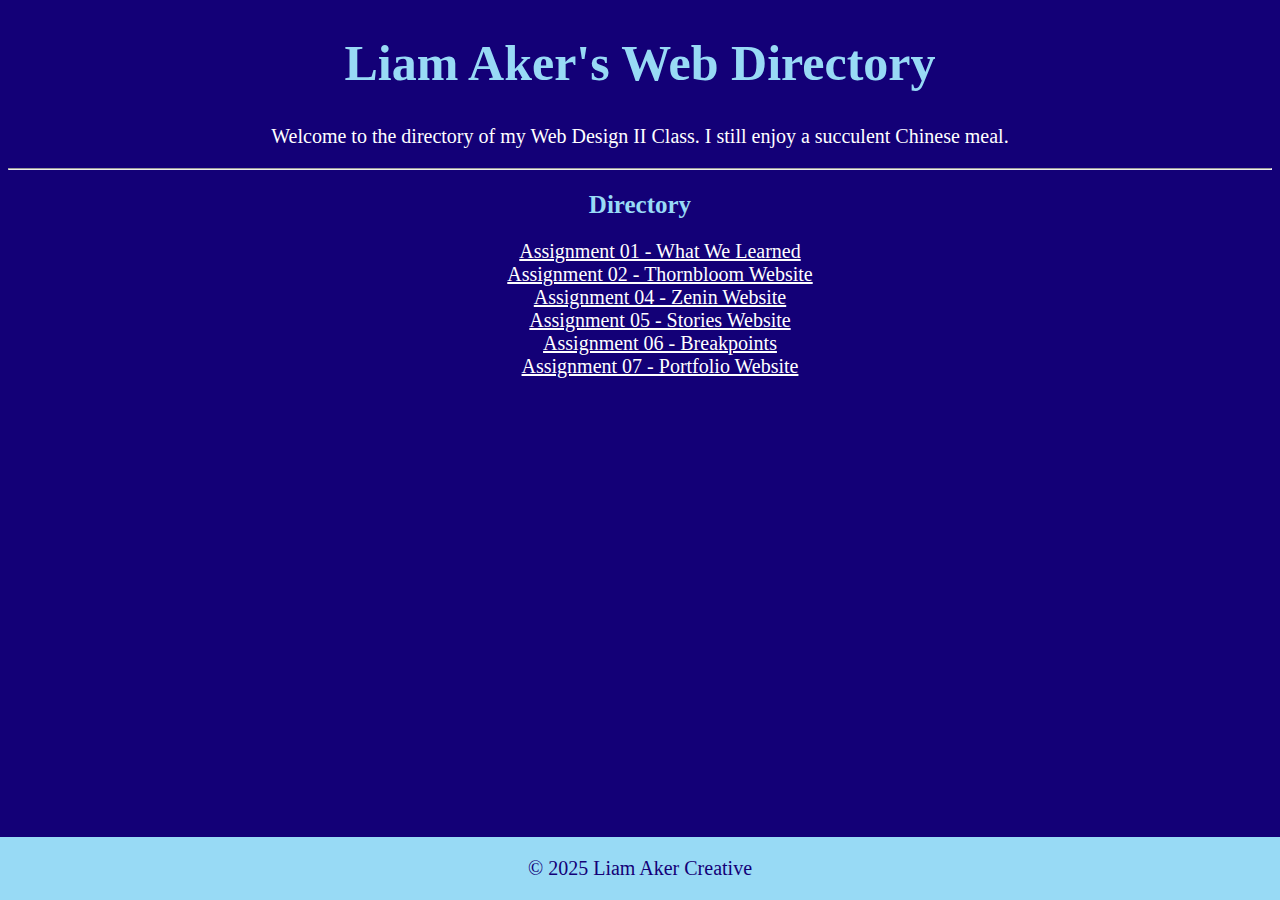
<file: index.html>
<!doctype html>
<html lang="en">
    <head>
        <meta charset="UTF-8" />
        <title>Liam Aker</title>
        <link rel="stylesheet" href="css/styles.css" />
    </head>
    <body>
        <h1>Liam Aker's Web Directory</h1>
        <p>Welcome to the directory of my Web Design II Class. I still enjoy a succulent Chinese meal.</p>
        <hr />
        <h2 class="directory">Directory</h2>

        <ul>
            <li>
                <a href="assignment-one/index.html">Assignment 01 - What We Learned</a>
            </li>
            
            <li>
                <a href="assignment-two/index.html">Assignment 02 - Thornbloom Website</a>
            </li>
            
            <li>
                <a href="assignment-four/index.html">Assignment 04 - Zenin Website</a>
            </li>
            
            <li>
                <a href="assignment-five/index.html">Assignment 05 - Stories Website</a>
            </li>
            
            <li>
                <a href="assignment-six/index.html">Assignment 06 - Breakpoints</a>
            </li>
            
            <li>
                <a href="assignment-seven/index.html">Assignment 07 - Portfolio Website</a>
            </li>
        </ul>
        
        <footer>
            <p class="copyright">© 2025 Liam Aker Creative</p>
        </footer>
    </body>
</html>
</file>
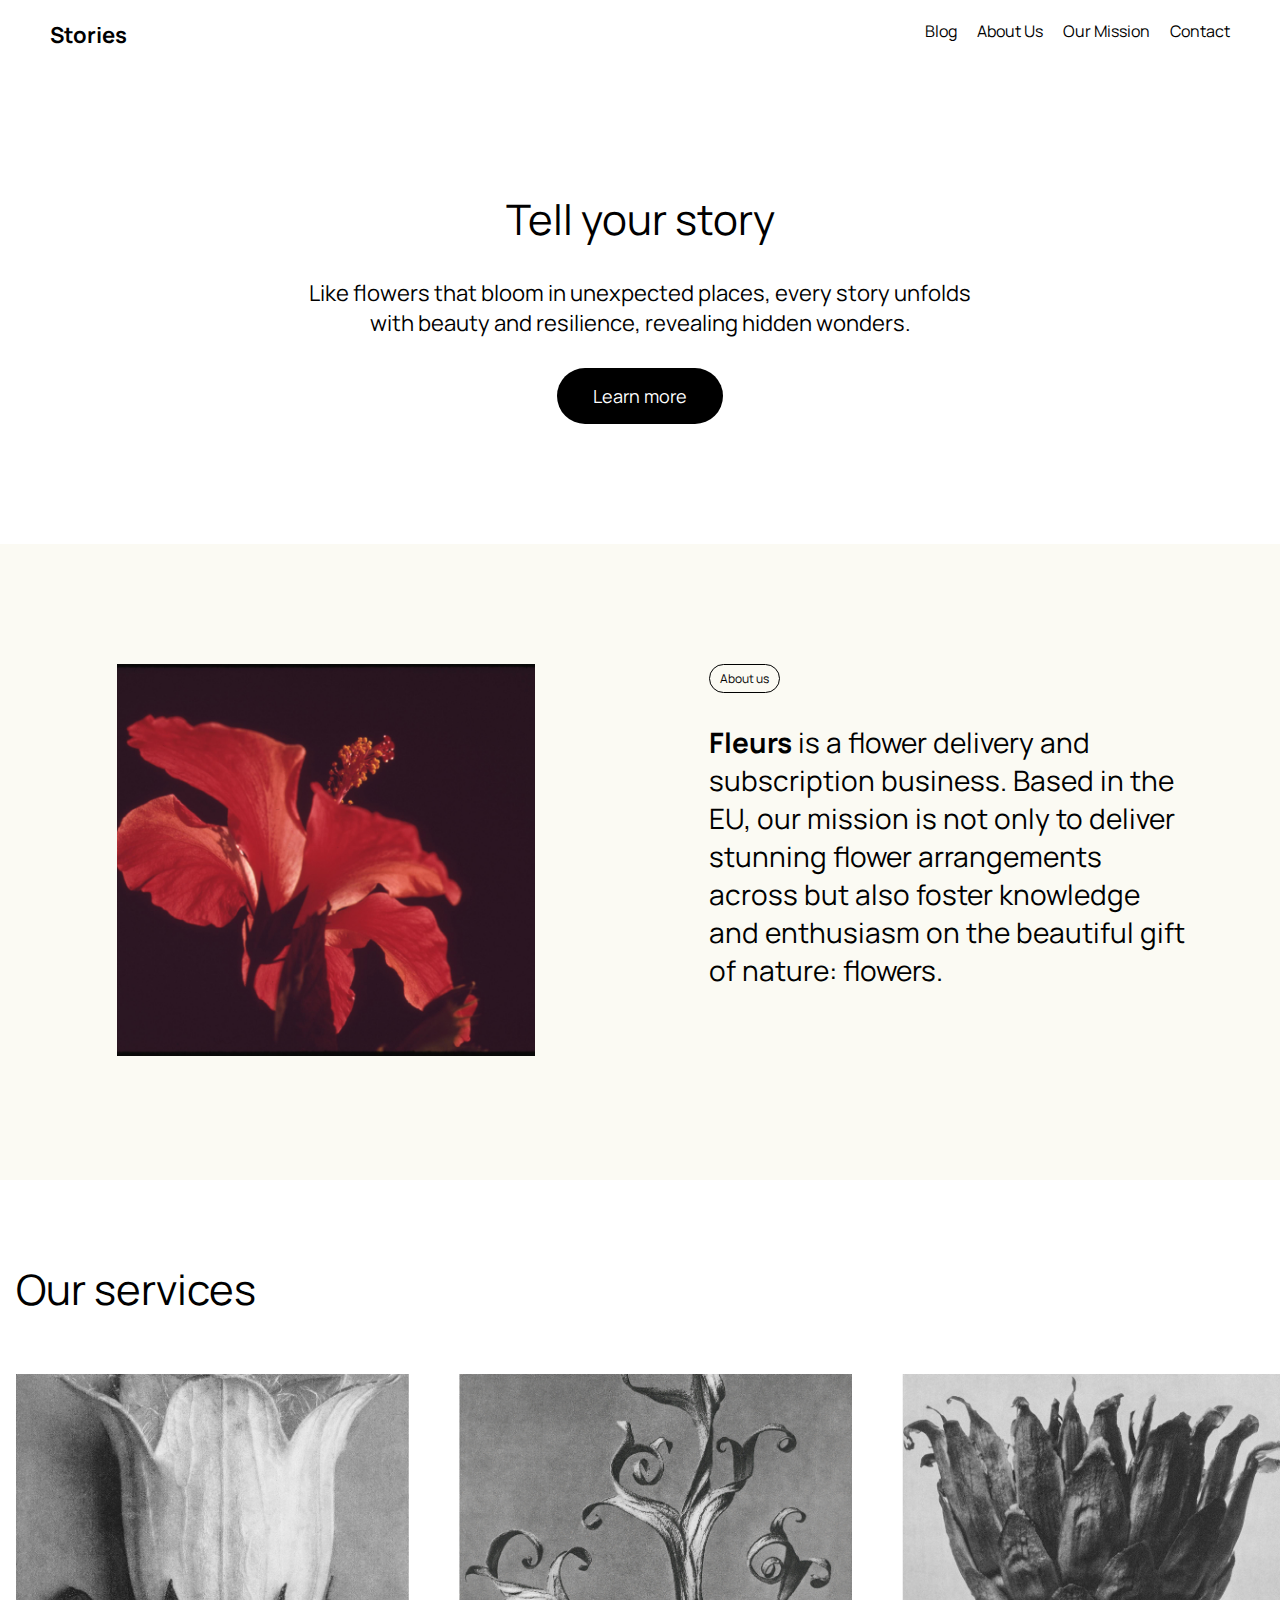
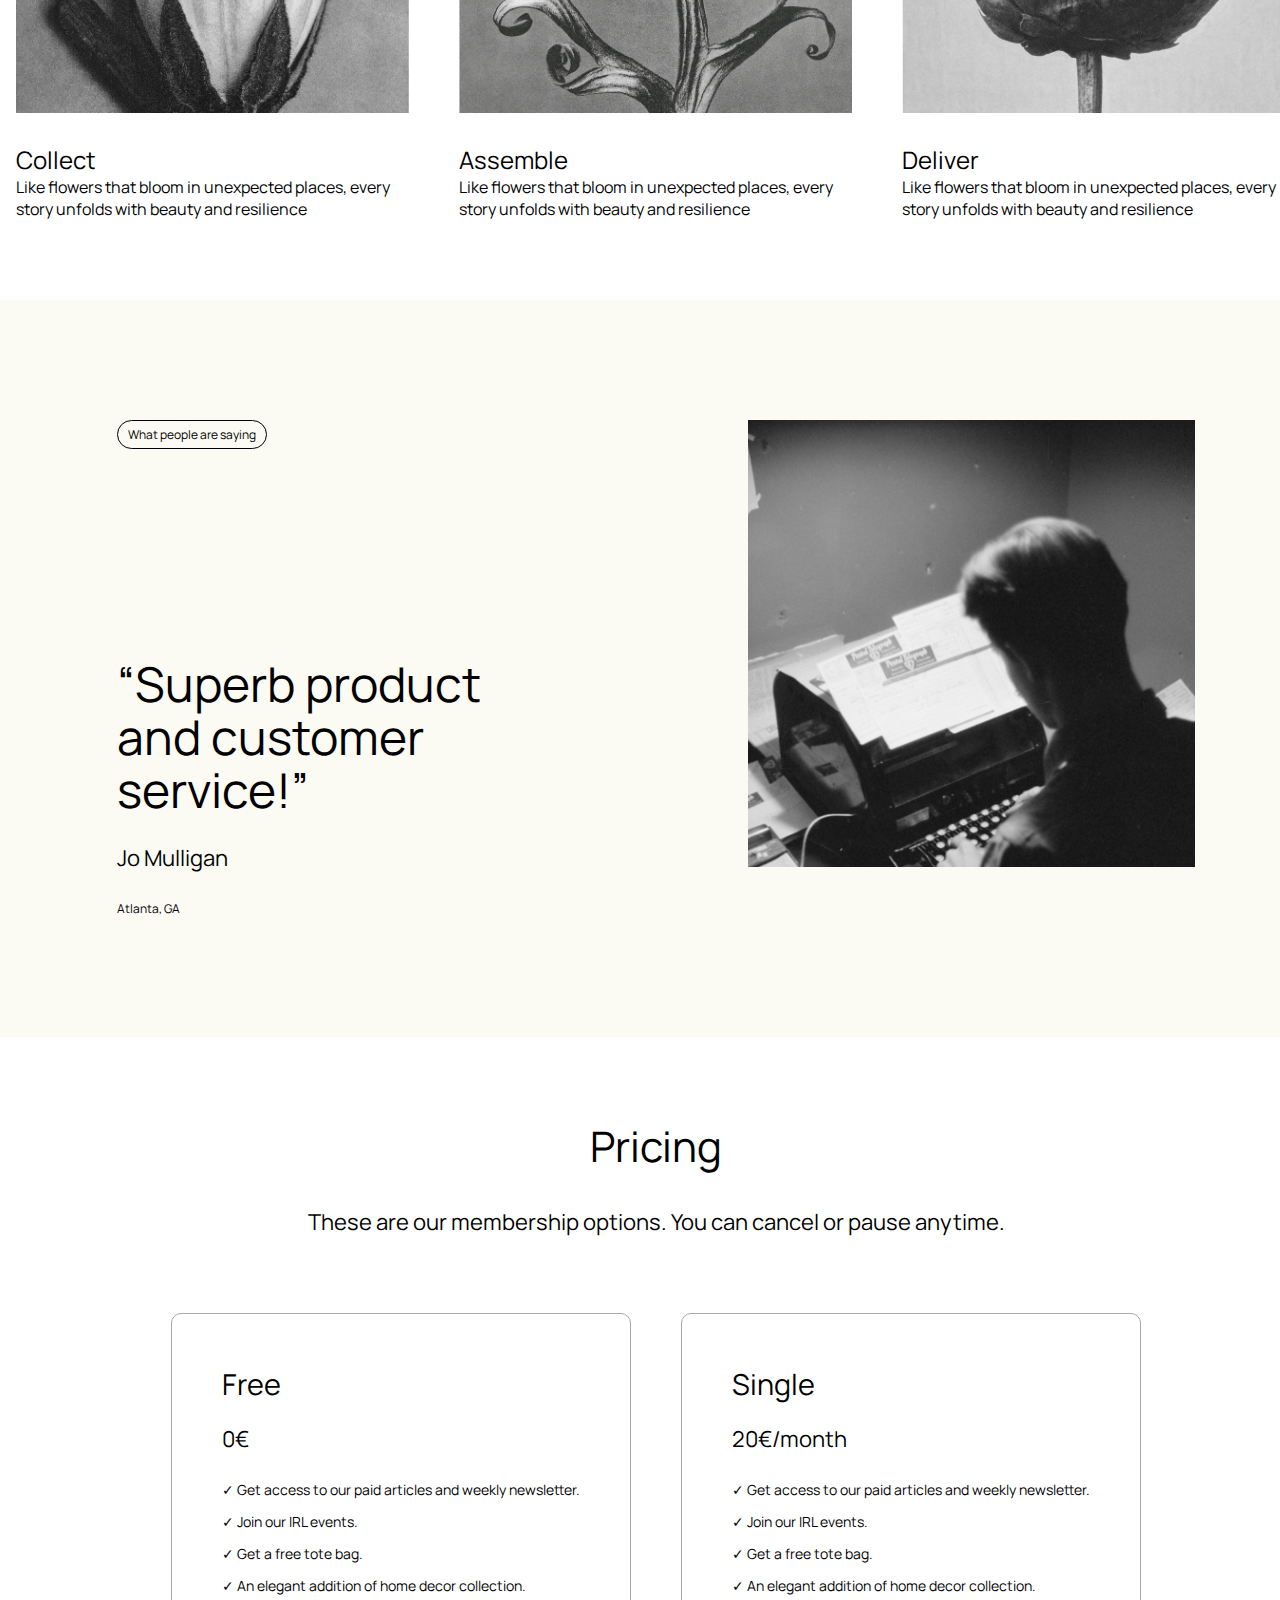
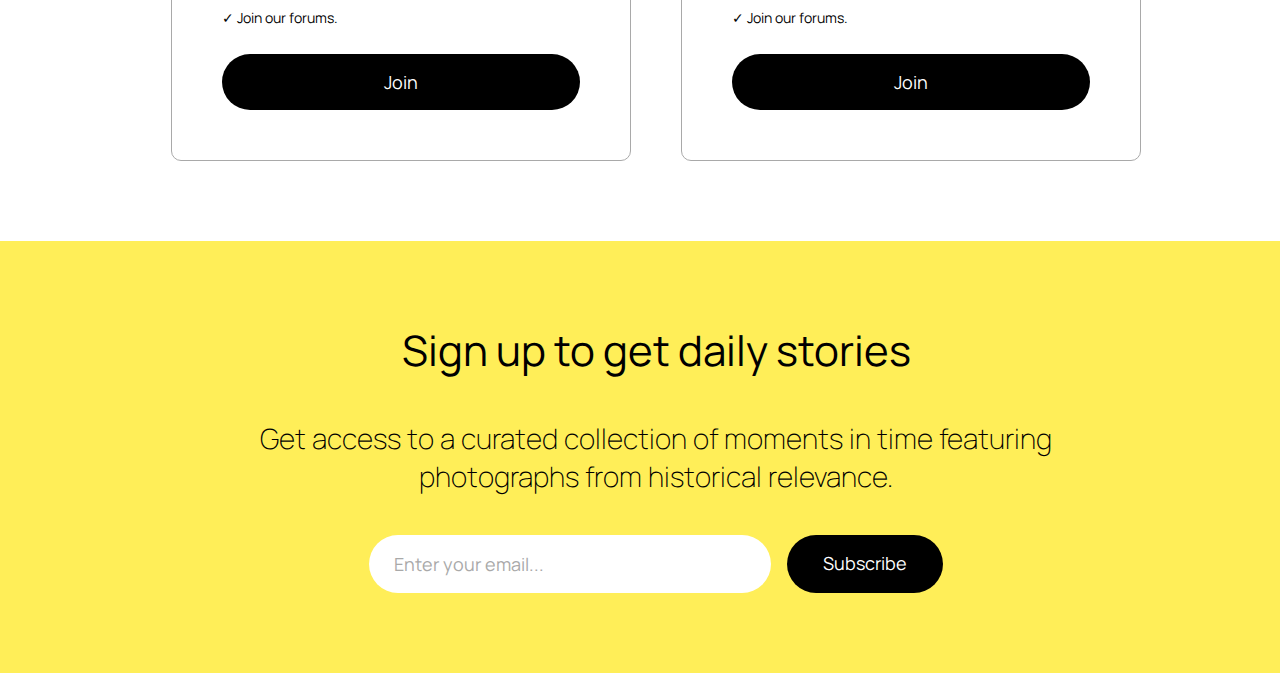
<file: assignment-five/index.html>
<!DOCTYPE html>
<html lang="en">
    <head>
        <meta charset="UTF-8" />
        <title>Stories</title>
        <link rel="stylesheet" href="css/styles.css"/>
        <link rel="preconnect" href="https://fonts.googleapis.com">
        <link rel="preconnect" href="https://fonts.gstatic.com" crossorigin>
        <link href="https://fonts.googleapis.com/css2?family=Manrope:wght@200..800&display=swap" rel="stylesheet">
    </head>
    
    <body>
        <!-- Navigation -->
        <section class="navigation">
            <div class="left">
                <p class="nav-title">Stories</p>
            </div>
            
            <div class="right">
                <a class="nav-items" href="">Blog</a>
                <a class="nav-items" href="">About Us</a>
                <a class="nav-items" href="">Our Mission</a>
                <a class="nav-items" href="">Contact</a>
            </div>
            
        </section>
        
        <!-- Hero Section -->
        <section class="hero">
            
            <p class="hero-title">Tell your story</p>
            <p class="hero-info">Like flowers that bloom in unexpected places, every story unfolds<br> with beauty and resilience, revealing hidden wonders.</p>
            <a class="hero-button" href="">Learn more</a>
            
        </section>
        
        <!-- About Section -->
        <section class="about">
            
            <div class="inner-container">
            
                <div class="column-one">
                    <img alt="a pretty flower" src="images/image-from-rawpixel-id-8799471-original.jpg"/>
                </div>
            
                <div class="column-two">
                
                <p class="badge">About us</p>
                
                <p class="about-info"><strong>Fleurs</strong> is a flower delivery and subscription business. Based in the EU, our mission is not only to deliver stunning flower arrangements across but also foster knowledge and enthusiasm on the beautiful gift of nature: flowers.</p>
                
                </div>
                
            </div>
            
        </section>
        
        <!-- Service Section -->
        <section class="services">
            
            <div class="inner-container-services">
                
                <p class="service-title">Our services</p>
                
                <div class="service-row">
                
                <div class="service">
                    <img alt="flower" src="images/image-from-rawpixel-id-2222755-jpeg%202.jpg"/>
                    <div class="service-info">
                        <p class="info-title">Collect</p>
                        <p class="info-info">Like flowers that bloom in unexpected places, every story unfolds with beauty and resilience</p>
                    </div>
                </div>
                
                <div class="service">
                    <img alt="flower" src="images/image-from-rawpixel-id-2224378-jpeg%202.jpg"/>
                    <div class="service-info">
                        <p class="info-title">Assemble</p>
                        <p class="info-info">Like flowers that bloom in unexpected places, every story unfolds with beauty and resilience</p>
                    </div>
                </div>
                
                <div class="service">
                    <img alt="flower" src="images/image-from-rawpixel-id-2211732-jpeg%202.jpg"/>
                    <div class="service-info">
                        <p class="info-title">Deliver</p>
                        <p class="info-info">Like flowers that bloom in unexpected places, every story unfolds with beauty and resilience</p>
                    </div>
                </div>
                    
                </div>
                
            </div>
            
        </section>
        
        <!-- Testimonial Section -->
        <section class="testimonial">
            <div class="inner-container-testimonial">
                
                <div class="column-one-testimonial">
                    
                    <p class="badge">What people are saying</p>
                    
                    <div class="quote">
                        <p class="quote-jo">“Superb product and customer service!”</p>
                        <p class="quote-name">Jo Mulligan</p>
                        <p class="quote-location">Atlanta, GA</p>
                    </div>
                    
                </div>
                
                <div class="column-two-testimonial">
                    <img alt="person at desk" src="images/image-from-rawpixel-id-12240004-jpeg 2.jpg"/>
                </div>
            </div>
        </section>
        
        <!-- Pricing Section -->
        <section class="pricing">
            
            <div class="pricing-text">
                <p class="pricing-title">Pricing</p>
                <p class="pricing-info">These are our membership options. You can cancel or pause anytime.</p>
            </div>
            
            <div class="pricing-options">
                
                <div class="option">
                    <div class="option-text">
                        
                        <p class=option-title>Free</p>
                        
                        <p class="price">0€</p>
                        
                        <p class="price-info">✓︎ Get access to our paid articles and weekly newsletter.<br>✓ Join our IRL events.<br>✓ Get a free tote bag.<br>✓︎ An elegant addition of home decor collection.<br>✓ Join our forums.</p>
                        
                        <a class="option-button">Join</a>
                    </div>
                </div>
                
                <div class="option">
                    <div class="option-text">
                        
                        <p class=option-title>Single</p>
                        
                        <p class="price">20€/month</p>
                        
                        <p class="price-info">✓︎ Get access to our paid articles and weekly newsletter.<br>✓ Join our IRL events.<br>✓ Get a free tote bag.<br>✓︎ An elegant addition of home decor collection.<br>✓ Join our forums.</p>
                        
                        <a class="option-button" href="">Join</a>
                    </div>
                </div>
                
            </div>
        </section>
        
        <!-- Newsletter Section -->
        
        <section class="newsletter">
            
            <p class="newsletter-title">Sign up to get daily stories</p>
            <p class="newsletter-info">Get access to a curated collection of moments in time featuring<br> photographs from historical relevance.</p>
            
            <div class="subscribe">
                <p class="email">Enter your email...</p>
                <a class="subscribe-button" href="">Subscribe</a>
            </div>
        
        </section>
        
    </body>
</html>
</file>
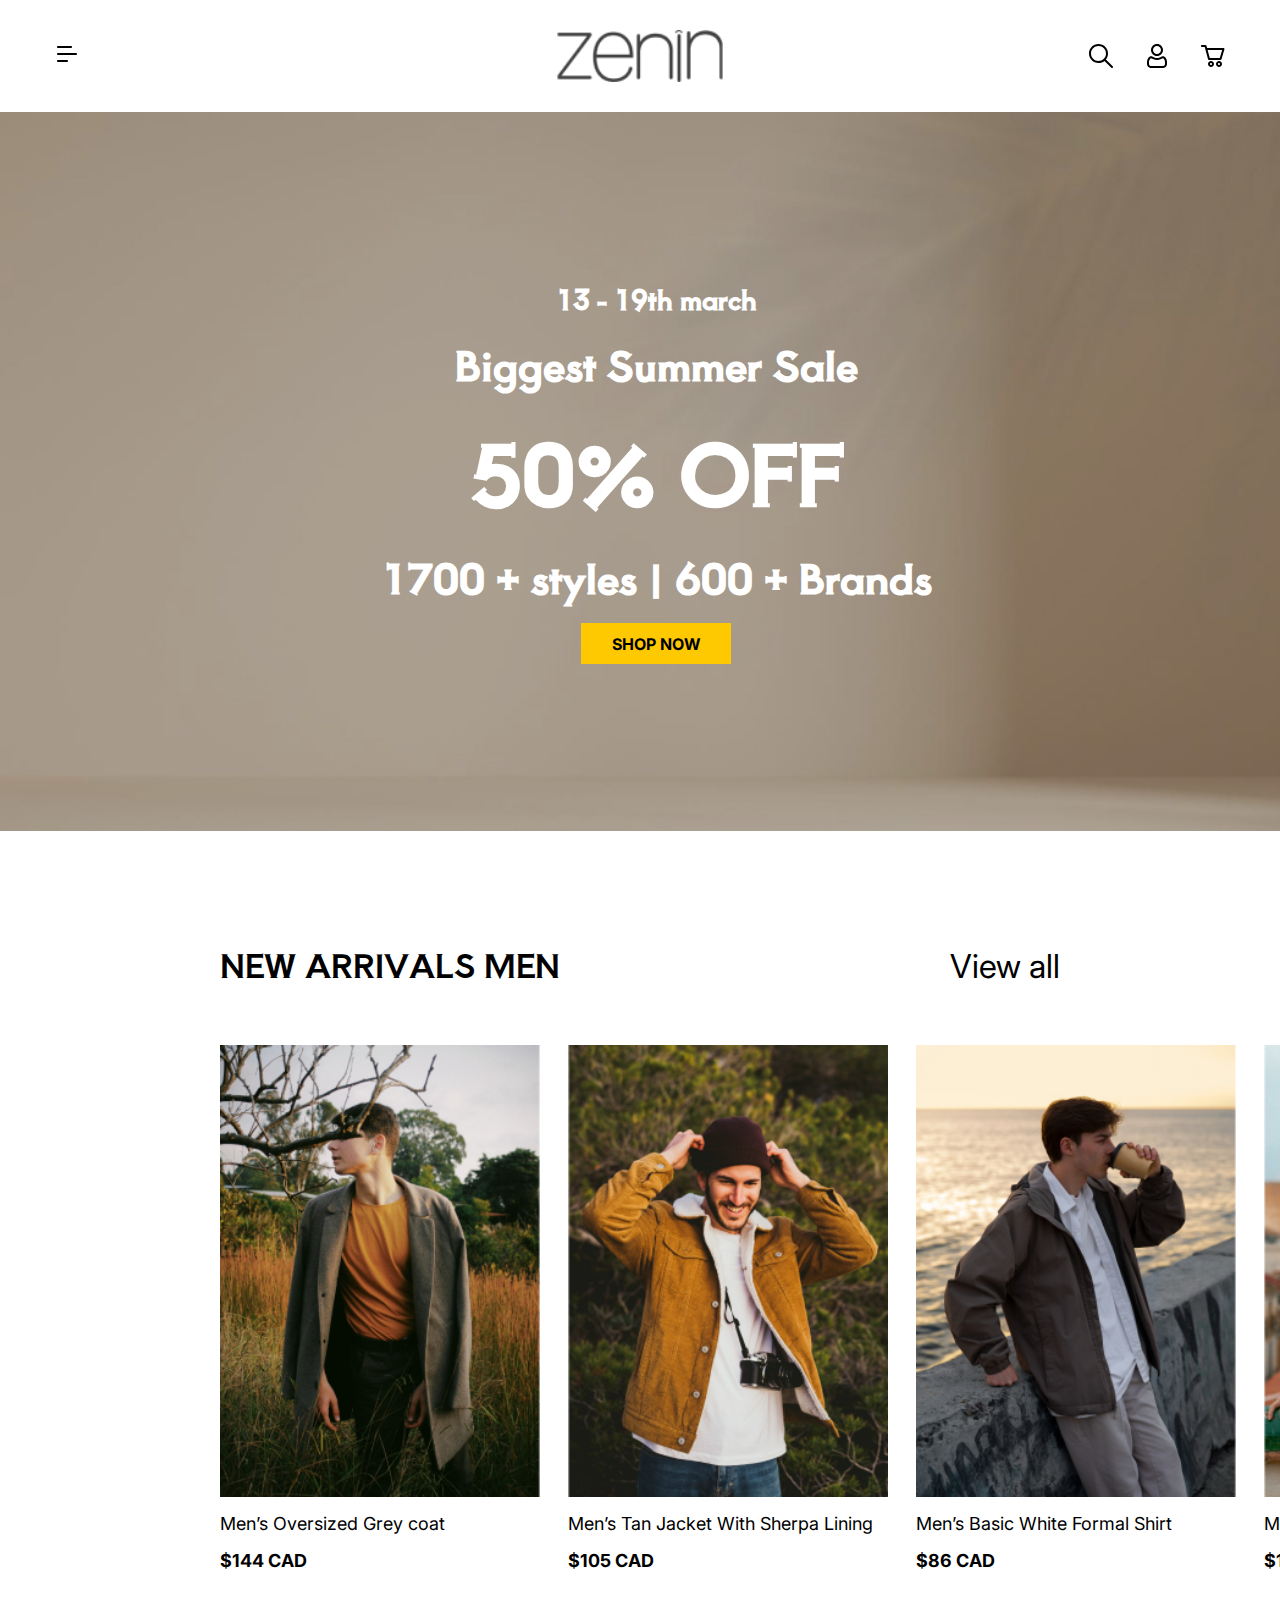
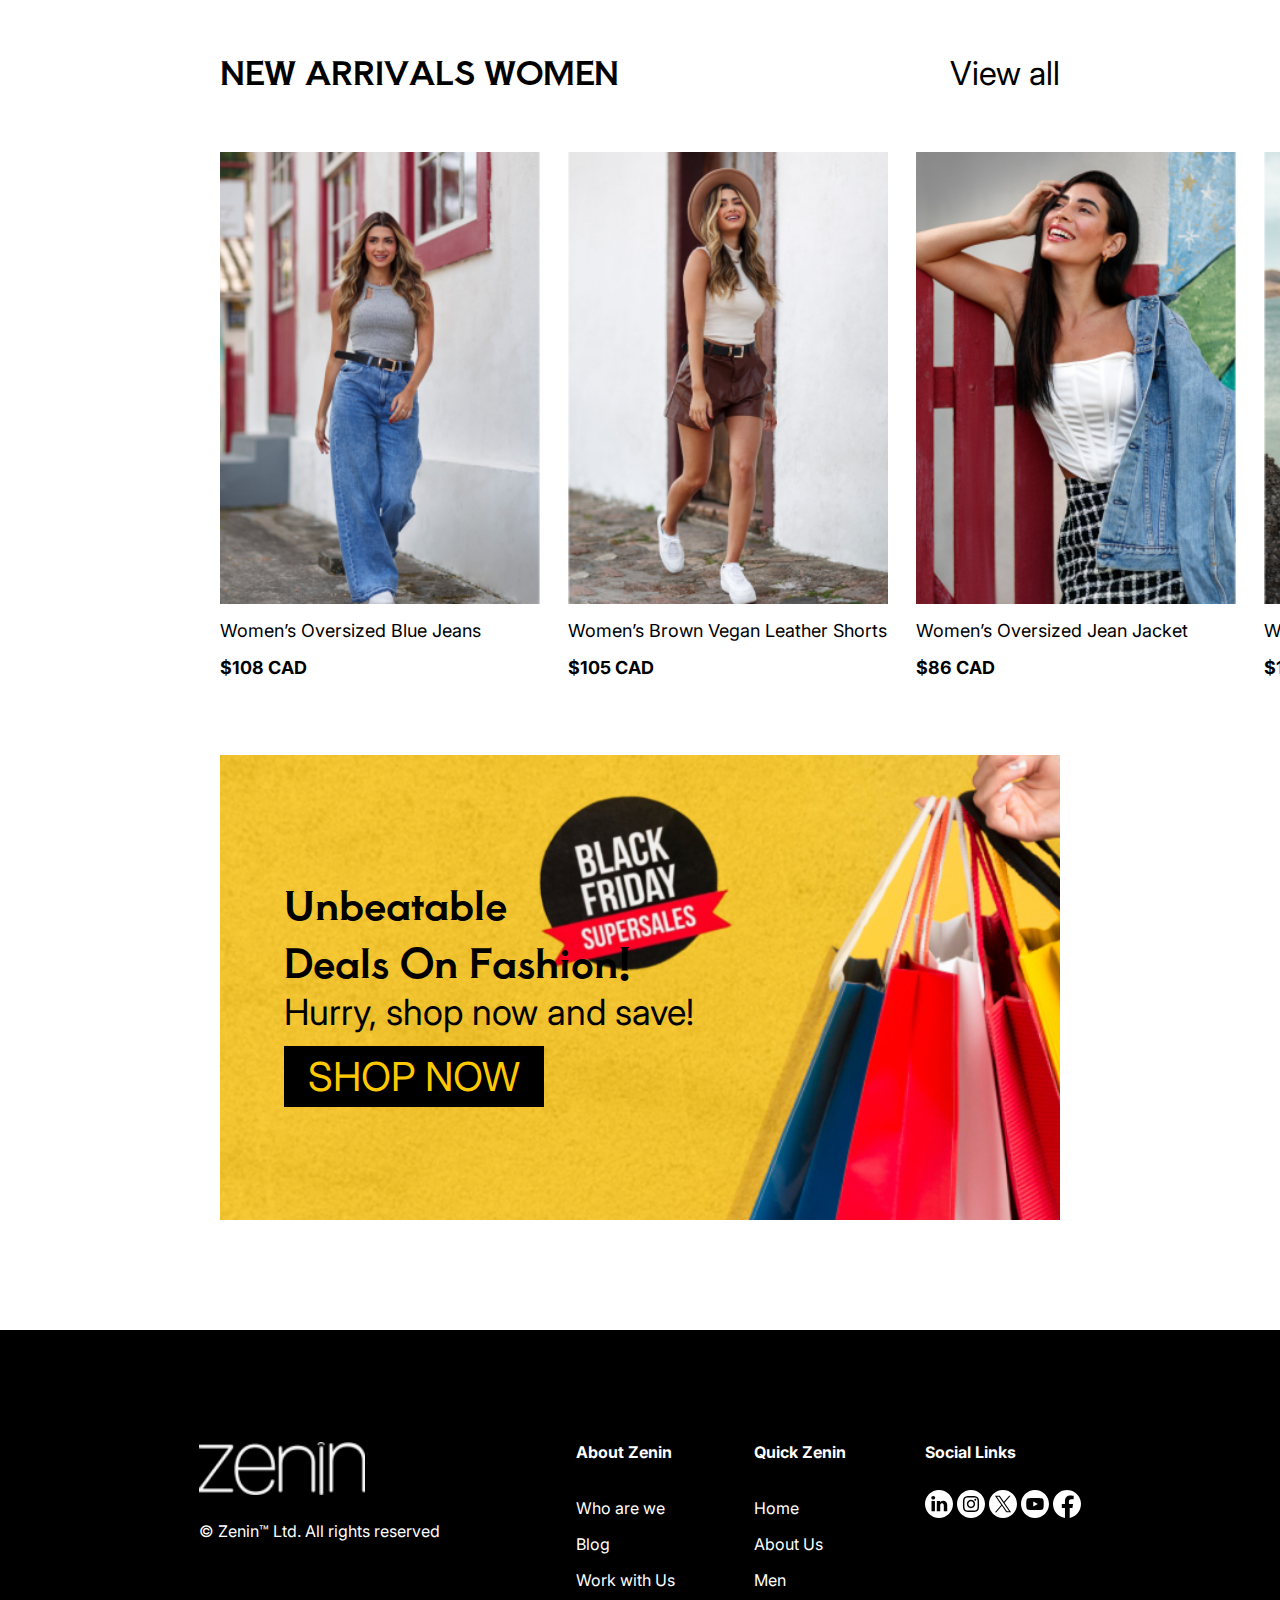
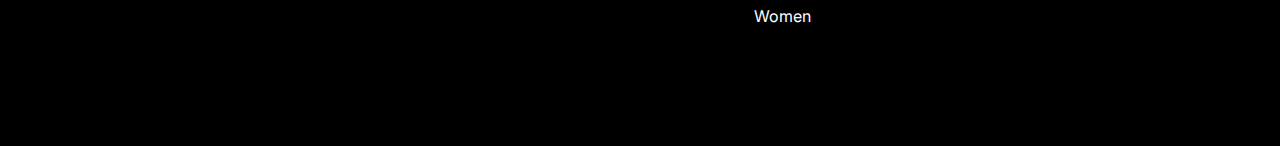
<file: assignment-four/index.html>
<!DOCTYPE html>
<html lang="en">
    <head>
        <meta charset="UTF-8" />
        <title>Zenin</title>
        <link rel="stylesheet" href="css/styles.css" />
        <style>
            @import url('https://fonts.googleapis.com/css2?family=Aoboshi+One&display=swap');
            @import url('https://fonts.googleapis.com/css2?family=Inter:ital,opsz,wght@0,14..32,100..900;1,14..32,100..900&display=swap');
        </style>
    </head>
    
    <body>
        <!-- Header -->
        <header>
            
            <div class="left-items">
                <img class="menu" alt="menu" src="navigation/menu.svg"/>
            </div>
            
            <img class="logo" alt="Zenin logo" src="logo/zenin-dark.png"/>
            
            <div class="right-items">
                <img class="search" alt="search" src="navigation/search.svg"/>
                <img class="account" alt="account" src="navigation/account.svg"/>
                <img class="shopping-cart" alt="shopping cart" src="navigation/shopping-cart.svg"/>
            </div>
            
        </header>
        
        <!-- Hero -->
        <section class="hero">
            <h3>13 - 19th march</h3>
            <h2>Biggest Summer Sale</h2>
            <h1>50% OFF</h1>
            <h2>1700 + styles | 600 + Brands</h2>
            <a class="button" href="">SHOP NOW</a>
        </section>
        
        <!-- Body -->
        <section class="body">
            
            <div class="mens-arrivals">
                <div class="arrival-nav">
                    
                    <p class=new-arrivals>NEW ARRIVALS MEN</p>
                    <p class="view-all">View all</p>
                    
                </div>
                    
                    <div class="arrival-images">
                        <div class="item">
                            <img class="product" alt="" src="product-shots/men-product-01.jpg"/>
                            <p>Men’s Oversized Grey coat</p>
                            <p class="price">$144 CAD</p>
                        </div>
                        
                        <div class="item">
                            <img class="product" alt="" src="product-shots/men-product-02.jpg"/>
                            <p>Men’s Tan Jacket With Sherpa Lining</p>
                            <p class="price">$105 CAD</p>
                        </div>
                        
                        <div class="item">
                            <img class="product" alt="" src="product-shots/men-product-03.jpg"/>
                            <p>Men’s Basic White Formal Shirt</p>
                            <p class="price">$86 CAD</p>
                        </div>
                        
                        <div class="item">
                            <img class="product" alt="" src="product-shots/men-product-04.jpg"/>
                            <p>Men’s Cream Shirt With Stripes</p>
                            <p class="price">$110 CAD</p>
                        </div>
                        
                    </div>
                    
                </div>
            
            <div class="womens-arrival">
                
                <div class="arrival-nav">
                    
                    <p class="new-arrivals">NEW ARRIVALS WOMEN</p>
                    <p class="view-all">View all</p>
                    
                </div>
                
                <div class="arrival-images">
                        <div class="item">
                            <img class="product" alt="" src="product-shots/women-product-01.jpg"/>
                            <p>Women’s Oversized Blue Jeans</p>
                            <p class="price">$108 CAD</p>
                        </div>
                        
                        <div class="item">
                            <img class="product" alt="" src="product-shots/women-product-02.jpg"/>
                            <p>Women’s Brown Vegan Leather Shorts</p>
                            <p class="price">$105 CAD</p>
                        </div>
                        
                        <div class="item">
                            <img class="product" alt="" src="product-shots/women-product-03.jpg"/>
                            <p>Women’s Oversized Jean Jacket</p>
                            <p class="price">$86 CAD</p>
                        </div>
                        
                        <div class="item">
                            <img class="product" alt="" src="product-shots/women-product-04.jpg"/>
                            <p>Women’s Grey Coveralls</p>
                            <p class="price">$110 CAD</p>
                        </div>     
                </div>
                
            </div>
            
                <div class="sale">
                    <div class="sale-info">
                    <p class="shop">Unbeatable</p>
                    <p class="shop">Deals On Fashion!</p>
                    <p class="shop-sub">Hurry, shop now and save!</p>
                    <br>
                    <a class="sale-button" href="">SHOP NOW</a>
                </div>
            </div>
            
        </section>
        
        <!-- Footer -->
        <footer>
            
            <div class="footer-left">
                <img class="logo" alt="" src="logo/zenin-light.png"/>
                <p>© Zenin™ Ltd. All rights reserved</p>
            </div>
            
            <div class="footer-right">  
                <div class="about">
                    <p class="footer-right-bold">About Zenin</p>
                    <div class="list">
                        <p>Who are we</p>
                        <p>Blog</p>
                        <p>Work with Us</p>
                    </div>
                </div>
                
                <div class="quick-links">
                    <p class="footer-right-bold">Quick Zenin</p>
                    <div class="list">
                        <p>Home</p>
                        <p>About Us</p>
                        <p>Men</p>
                        <p>Women</p>
                    </div>
                </div>
                
                <div class="socials">
                    <p class="footer-right-bold">Social Links</p>
                    <div class="social-links">
                        <img class="icon" alt="" src="social-links/linkedin.svg"/>
                        
                        <img class="icon" alt="" src="social-links/instagram.svg"/>
                        
                        <img class="icon" alt="" src="social-links/x.svg"/>
                        
                        <img class="icon" alt="" src="social-links/youtube.svg"/>
                        
                        <img class="icon" alt="" src="social-links/facebook.svg"/>
                    </div>
                </div>
            </div>
        </footer>
        
    </body>
</html>
</file>
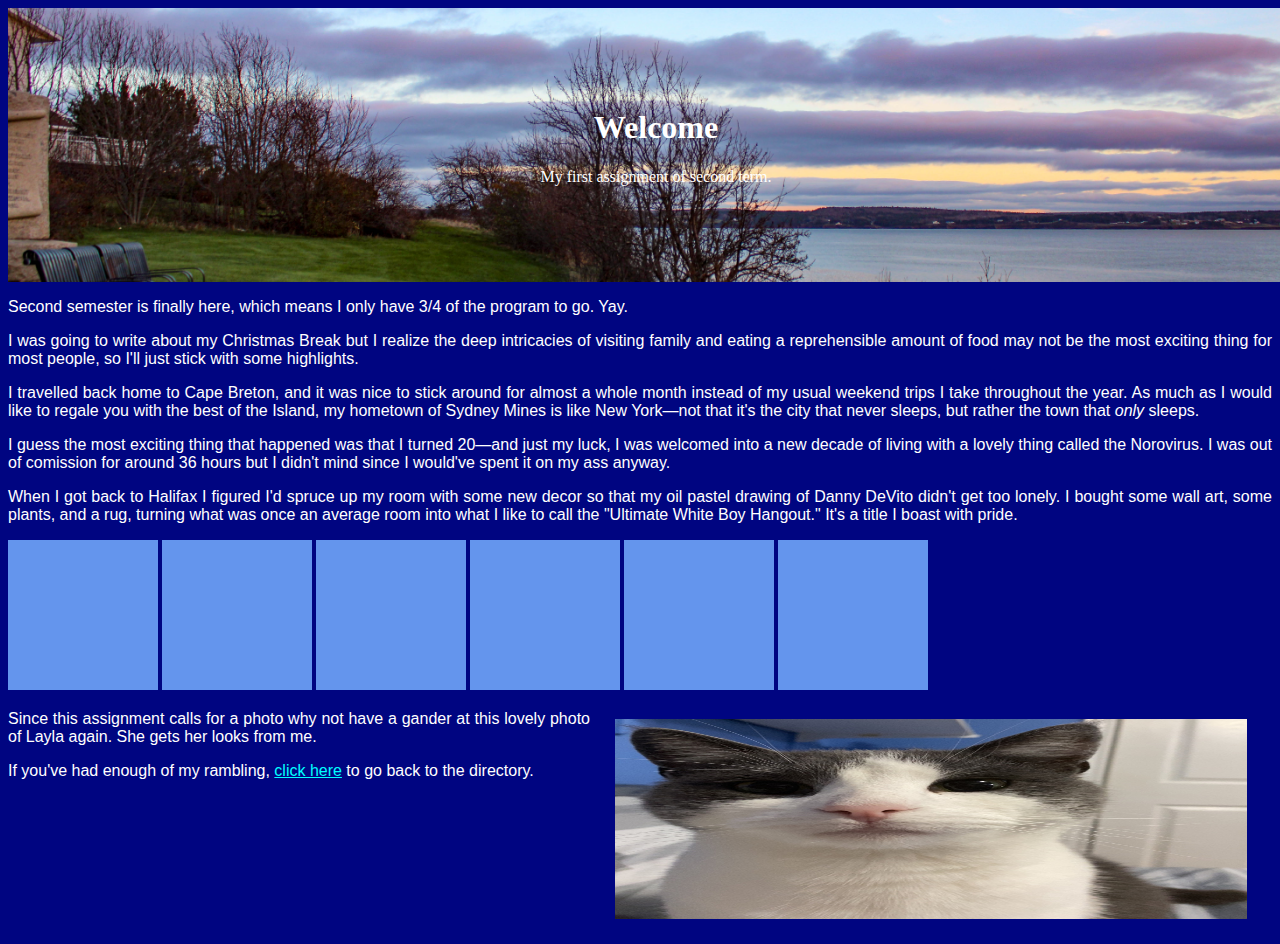
<file: assignment-one/index.html>
<!doctype html>
<html lang="en">
    <head>
        <meta charset="UTF-8" />
        <title>Assignment One</title>
        <link rel="stylesheet" href="css/styles.css" />
    </head>
    <body>
        <!-- Hero Section -->
        <section>
            <div class="hero">
                <h1>Welcome</h1>
                <p>My first assignment of second term.</p>
            </div>

            <!-- Main Section -->
            <p class="main">Second semester is finally here, which means I only have 3/4 of the program to go. Yay.</p>

            <p class="main">
                I was going to write about my Christmas Break but I realize the deep intricacies of visiting family and
                eating a reprehensible amount of food may not be the most exciting thing for most people, so I'll just
                stick with some highlights.
            </p>

            <p class="main">
                I travelled back home to Cape Breton, and it was nice to stick around for almost a whole month instead
                of my usual weekend trips I take throughout the year. As much as I would like to regale you with the
                best of the Island, my hometown of Sydney Mines is like New York—not that it's the city that never
                sleeps, but rather the town that <em>only</em> sleeps.
            </p>

            <p class="main">
                I guess the most exciting thing that happened was that I turned 20—and just my luck, I was welcomed into
                a new decade of living with a lovely thing called the Norovirus. I was out of comission for around 36
                hours but I didn't mind since I would've spent it on my ass anyway.
            </p>

            <p class="main">
                When I got back to Halifax I figured I'd spruce up my room with some new decor so that my oil pastel
                drawing of Danny DeVito didn't get too lonely. I bought some wall art, some plants, and a rug, turning
                what was once an average room into what I like to call the "Ultimate White Boy Hangout." It's a title I
                boast with pride.
            </p>
        </section>

        <!-- Box Section -->

        <section>
            <div class="box-1"></div>
            <div class="box-2"></div>
            <div class="box-3"></div>
            <div class="box-4"></div>
            <div class="box-5"></div>
            <div class="box-6"></div>
        </section>

        <!-- Bottom Section -->

        <img class="photograph" alt="an image" src="assets/layla.jpg" />

        <p class="main">
            Since this assignment calls for a photo why not have a gander at this lovely photo of Layla again. She gets
            her looks from me.
        </p>

        <p class="main">If you've had enough of my rambling, <a href="../index.html">click here</a> to go back to the directory.</p>
    </body>
</html>
</file>
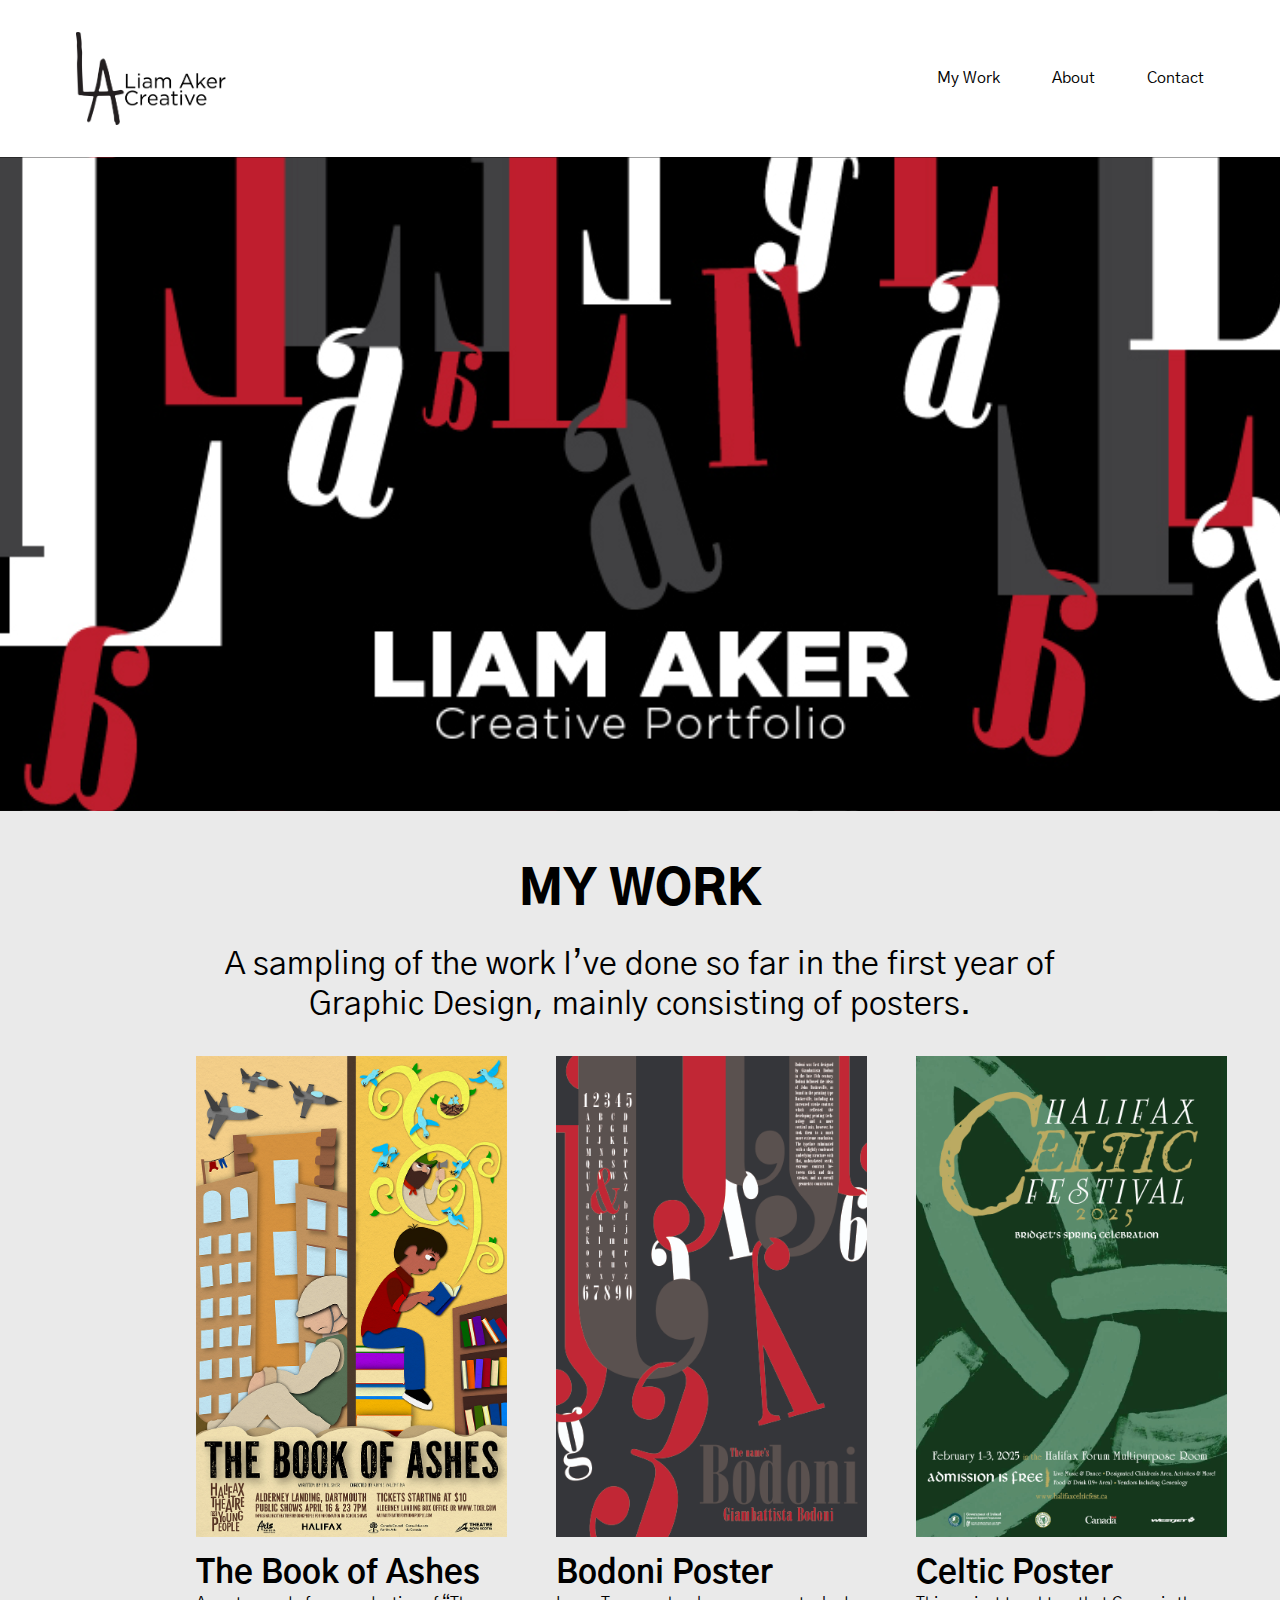
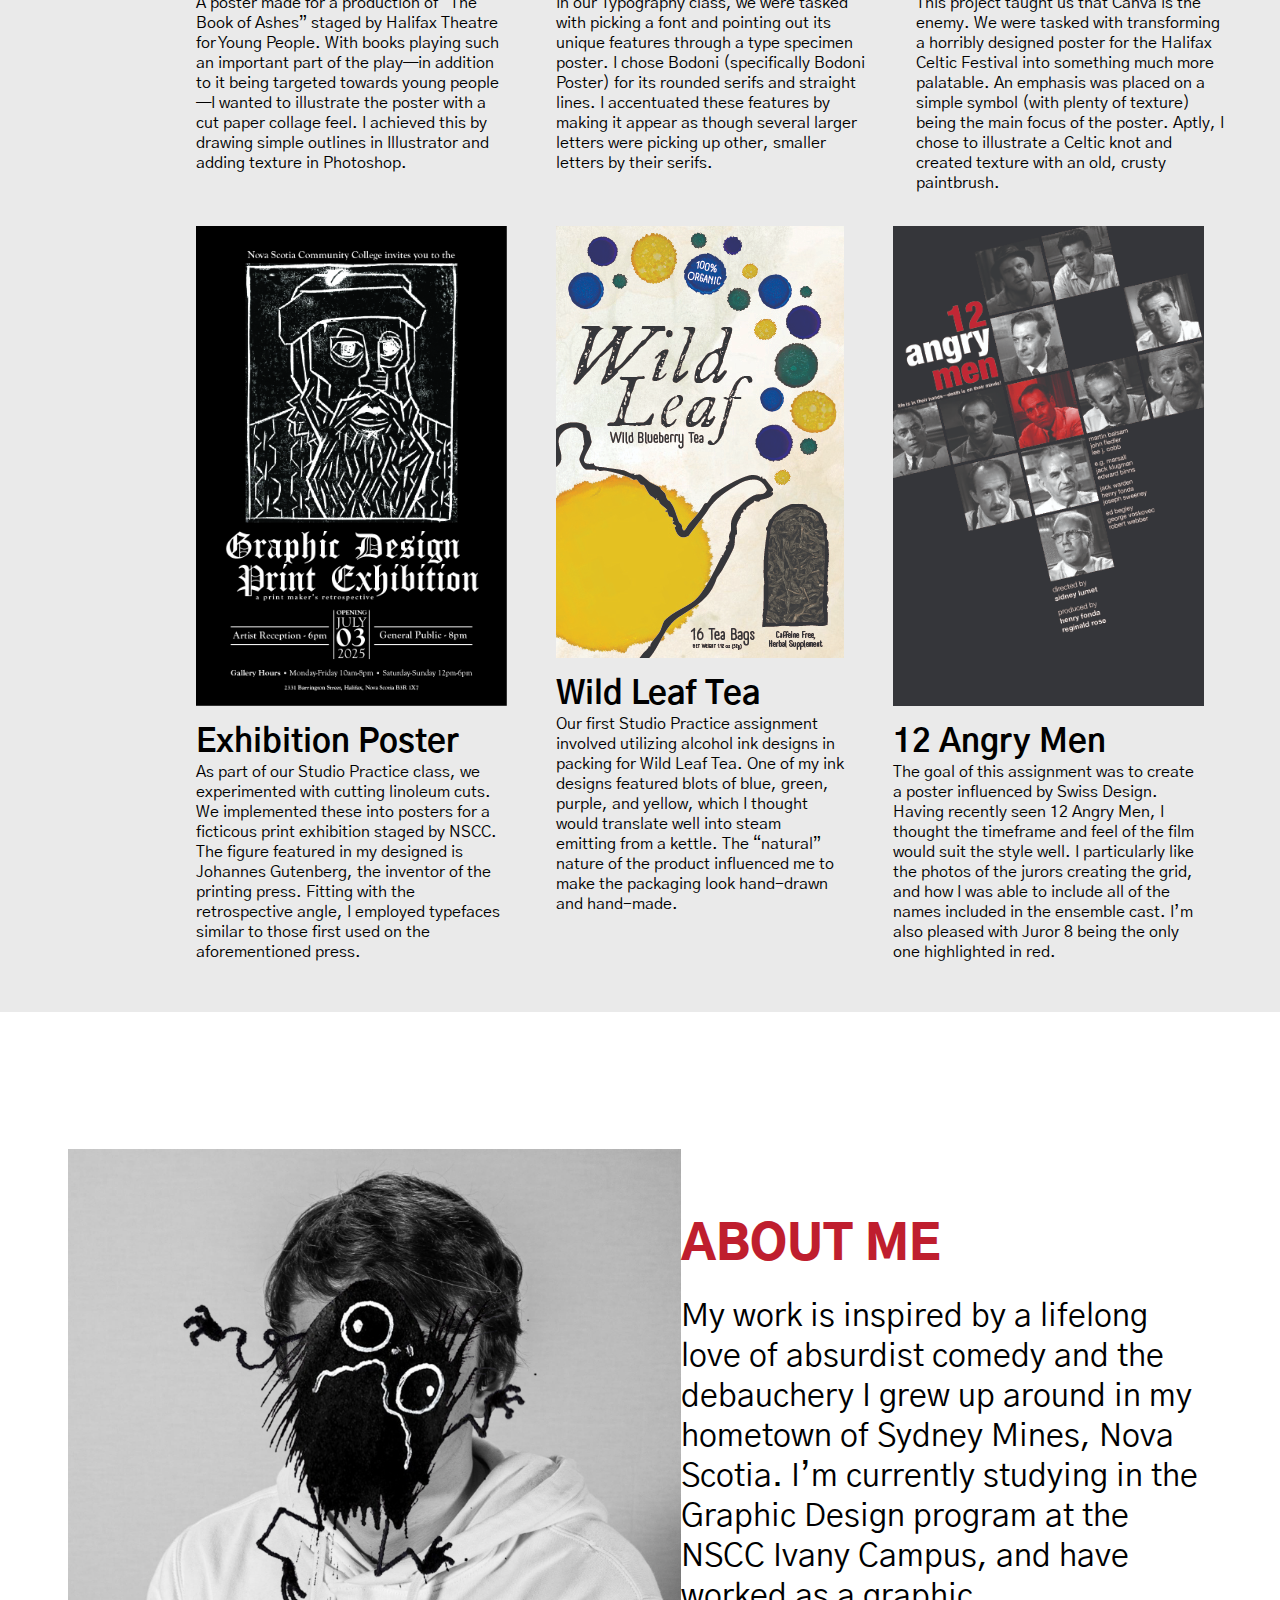
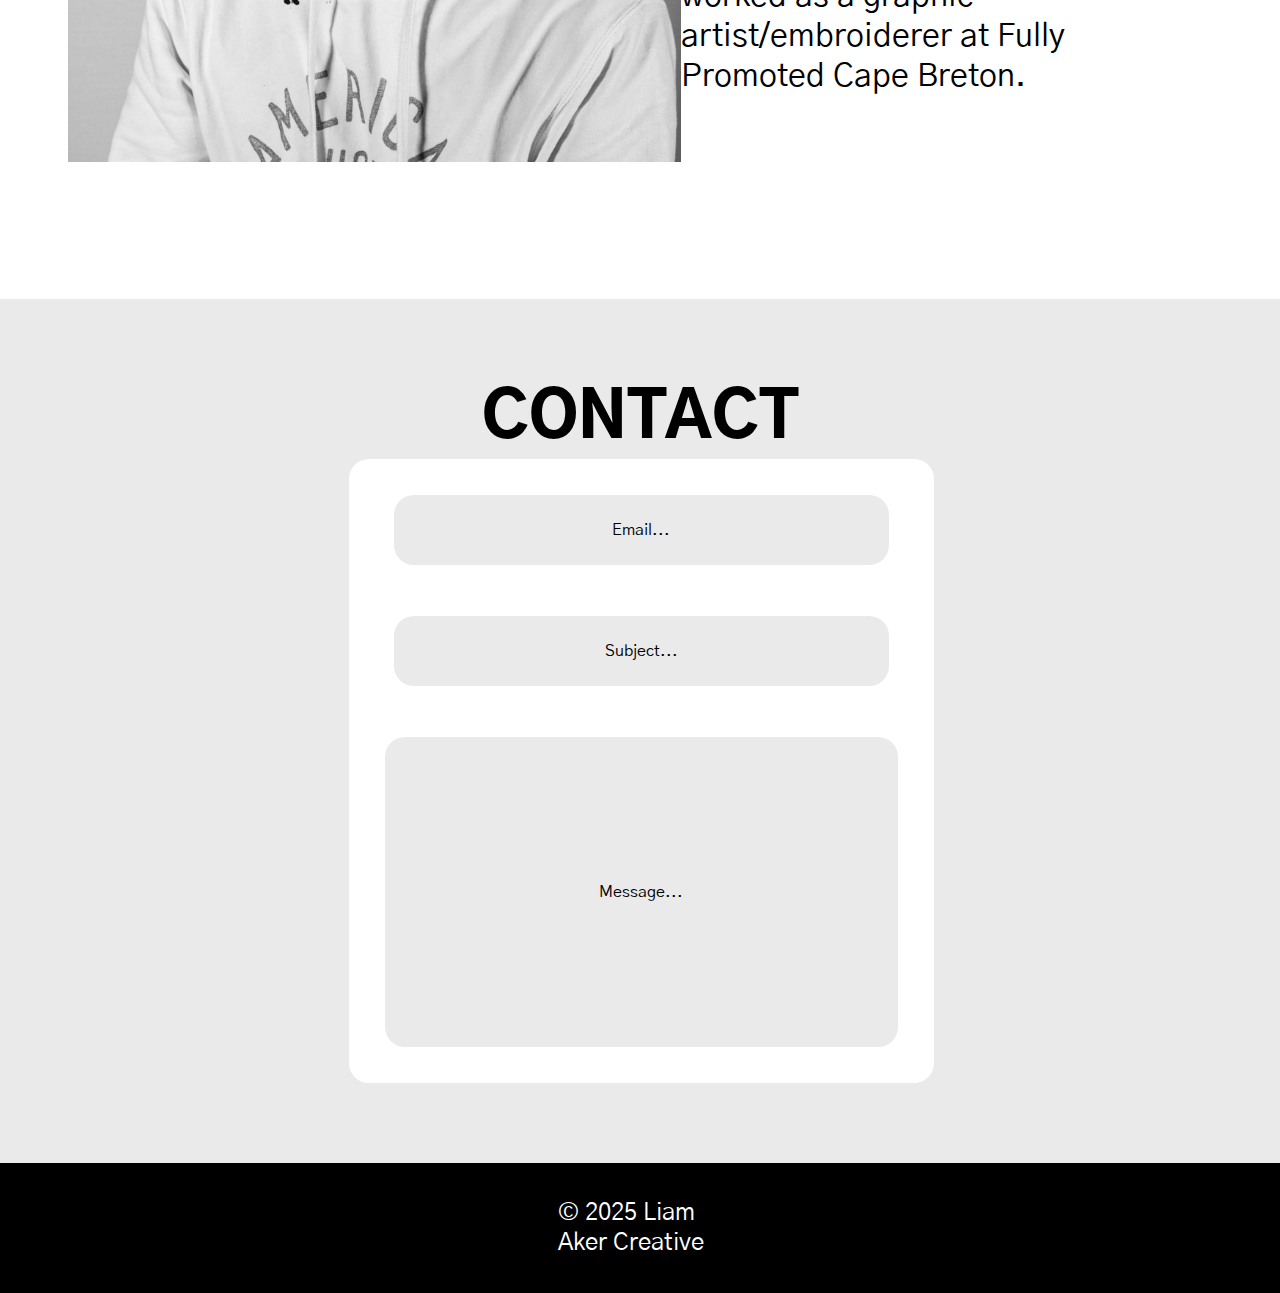
<file: assignment-seven/index.html>
<!doctype html>
<html lang="en">
    <head>
        <meta charset="UTF-8" />
        <title>Liam Aker Creative</title>
        <link rel="stylesheet" href="css/styles.css" />
        <link rel="preconnect" href="https://fonts.googleapis.com" />
        <link rel="preconnect" href="https://fonts.gstatic.com" crossorigin />
        <link
            href="https://fonts.googleapis.com/css2?family=Gothic+A1&family=Inter:ital,opsz,wght@0,14..32,100..900;1,14..32,100..900&display=swap"
            rel="stylesheet" />
    </head>
    <body>
        
    <!-- Header -->
        <header>
            <img class="header-image" alt="liam aker creative logo" src="assets/Header-Logo.png"/>
            
            <div class="nav-menu">
                <a href="">My Work</a>
                <a href="">About</a>
                <a href="">Contact</a>
            </div>
            
        </header>
        
    <!-- Hero Section -->

        <section class="hero">
        </section>
        
    <!-- Work Section -->
        <section class="work-section">
            <div class="work-inner-container">
                <div class="work-info">
                    <h1>MY WORK</h1>
                    <p>A sampling of the work I’ve done so far in the first year of Graphic Design, mainly consisting of posters.</p>
                </div>
                
                <div class="work-items">
                    
                    <div class="row-one">
                    
                    <div class="item">
                        <img class="book-of-ashes" src="assets/Book-of-Ashes-Poster-with-texture.jpg">
                        <div class="book-of-ashes-info">
                        <h2>The Book of Ashes</h2>
                        <p>A poster made for a production of “The Book of Ashes” staged by Halifax Theatre for Young People. With books playing such an important part of the play—in addition to it being targeted towards young people—I wanted to illustrate the poster with a cut paper collage feel. I achieved this by drawing simple outlines in Illustrator and adding texture in Photoshop.</p>
                        </div>
                    </div>
                    
                    <div class="item-2">
                        <img class="bodoni-poster" src="assets/5TypeSpecimen-v5.jpg">
                        <div class="bodoni-info">
                        <h2>Bodoni Poster</h2>
                        <p>In our Typography class, we were tasked with picking a font and pointing out its unique features through a type specimen poster. I chose Bodoni (specifically Bodoni Poster) for its rounded serifs and straight lines. I accentuated these features by making it appear as though several larger letters were picking up other, smaller letters by their serifs.</p>
                        </div>
                    </div>
                        
                    <div class="item">
                        <img class="cletic-poster" src="assets/Celtic-Poster-2-v5.jpg">
                        <div class="celtic-info">
                        <h2>Celtic Poster</h2>
                        <p>This project taught us that Canva is the enemy. We were tasked with transforming a horribly designed poster for the Halifax Celtic Festival into something much more palatable. An emphasis was placed on a simple symbol (with plenty of texture) being the main focus of the poster. Aptly, I chose to illustrate a Celtic knot and created texture with an old, crusty paintbrush. </p>
                        </div>
                    </div>
                        
                    </div>
                    
                    <div class="row-two">
                        
                        <div class="item-2">
                            <img class="lino-poster" src="assets/Lino-Poster.jpg">
                            <div class="lin-info">
                            <h2>Exhibition Poster</h2>
                            <p>As part of our Studio Practice class, we experimented with cutting linoleum cuts. We implemented these into posters for a ficticous print exhibition staged by NSCC. The figure featured in my designed is Johannes Gutenberg, the inventor of the printing press. Fitting with the retrospective angle, I employed typefaces similar to those first used on the aforementioned press.</p>
                            </div>
                        </div>
                        
                        <div class="item">
                            <img class="wild-leaf" src="assets/Tea-Packaging.jpg">
                            <div class="wild-leaf-info">
                            <h2>Wild Leaf Tea</h2>
                            <p>Our first Studio Practice assignment involved utilizing alcohol ink designs in packing for Wild Leaf Tea. One of my ink designs featured blots of blue, green, purple, and yellow, which I thought would translate well into steam emitting from a kettle. The “natural” nature of the product influenced me to make the packaging look hand-drawn and hand-made.</p>
                            </div>
                        </div>
                        
                        <div class="item-2">
                            <img class="swiss-poster" src="assets/12AngryMen-Swiss-v2%20copy.jpg">
                            <div class="swiss-info">
                            <h2>12 Angry Men</h2>
                            <p>The goal of this assignment was to create a poster influenced by Swiss Design. Having recently seen 12 Angry Men, I thought the timeframe and feel of the film would suit the style well. I particularly like the photos of the jurors creating the grid, and how I was able to include all of the names included in the ensemble cast. I’m also pleased with Juror 8 being the only one highlighted in red. </p>
                            </div>
                        </div>
                    </div>
                </div>
            </div>
        </section>
        
    <!-- About Section -->

        <section class="about-section">
            
            <div class="about-inner-container">
            
            <img alt="Liam Aker" src="assets/Liam-About-Pic.jpg">
            
                    <div class="about-info">
                        <h1>ABOUT ME</h1>
                        <p>My work is inspired by a lifelong love of absurdist comedy and the debauchery I grew up around in my hometown of Sydney Mines, Nova Scotia. I’m currently studying in the Graphic Design program at the NSCC Ivany Campus, and have worked as a graphic artist/embroiderer at Fully Promoted Cape Breton.</p>
                </div>
                
            </div>
        
        </section>
        
    <!-- Contact Section -->

        <section class="contact-section">
            <div class="content-info">
                
                <p class="contact-head">CONTACT</p>
                
                <div class="contact-box">
                    <p class="email">Email...</p>
                    <p class="subject">Subject...</p>
                    <p class="message">Message...</p>
                </div>
            </div>
        </section>
        
    <!-- Footer -->

        <footer>
            <p>© 2025 Liam Aker Creative</p>
        </footer>
    </body>
</html>
</file>
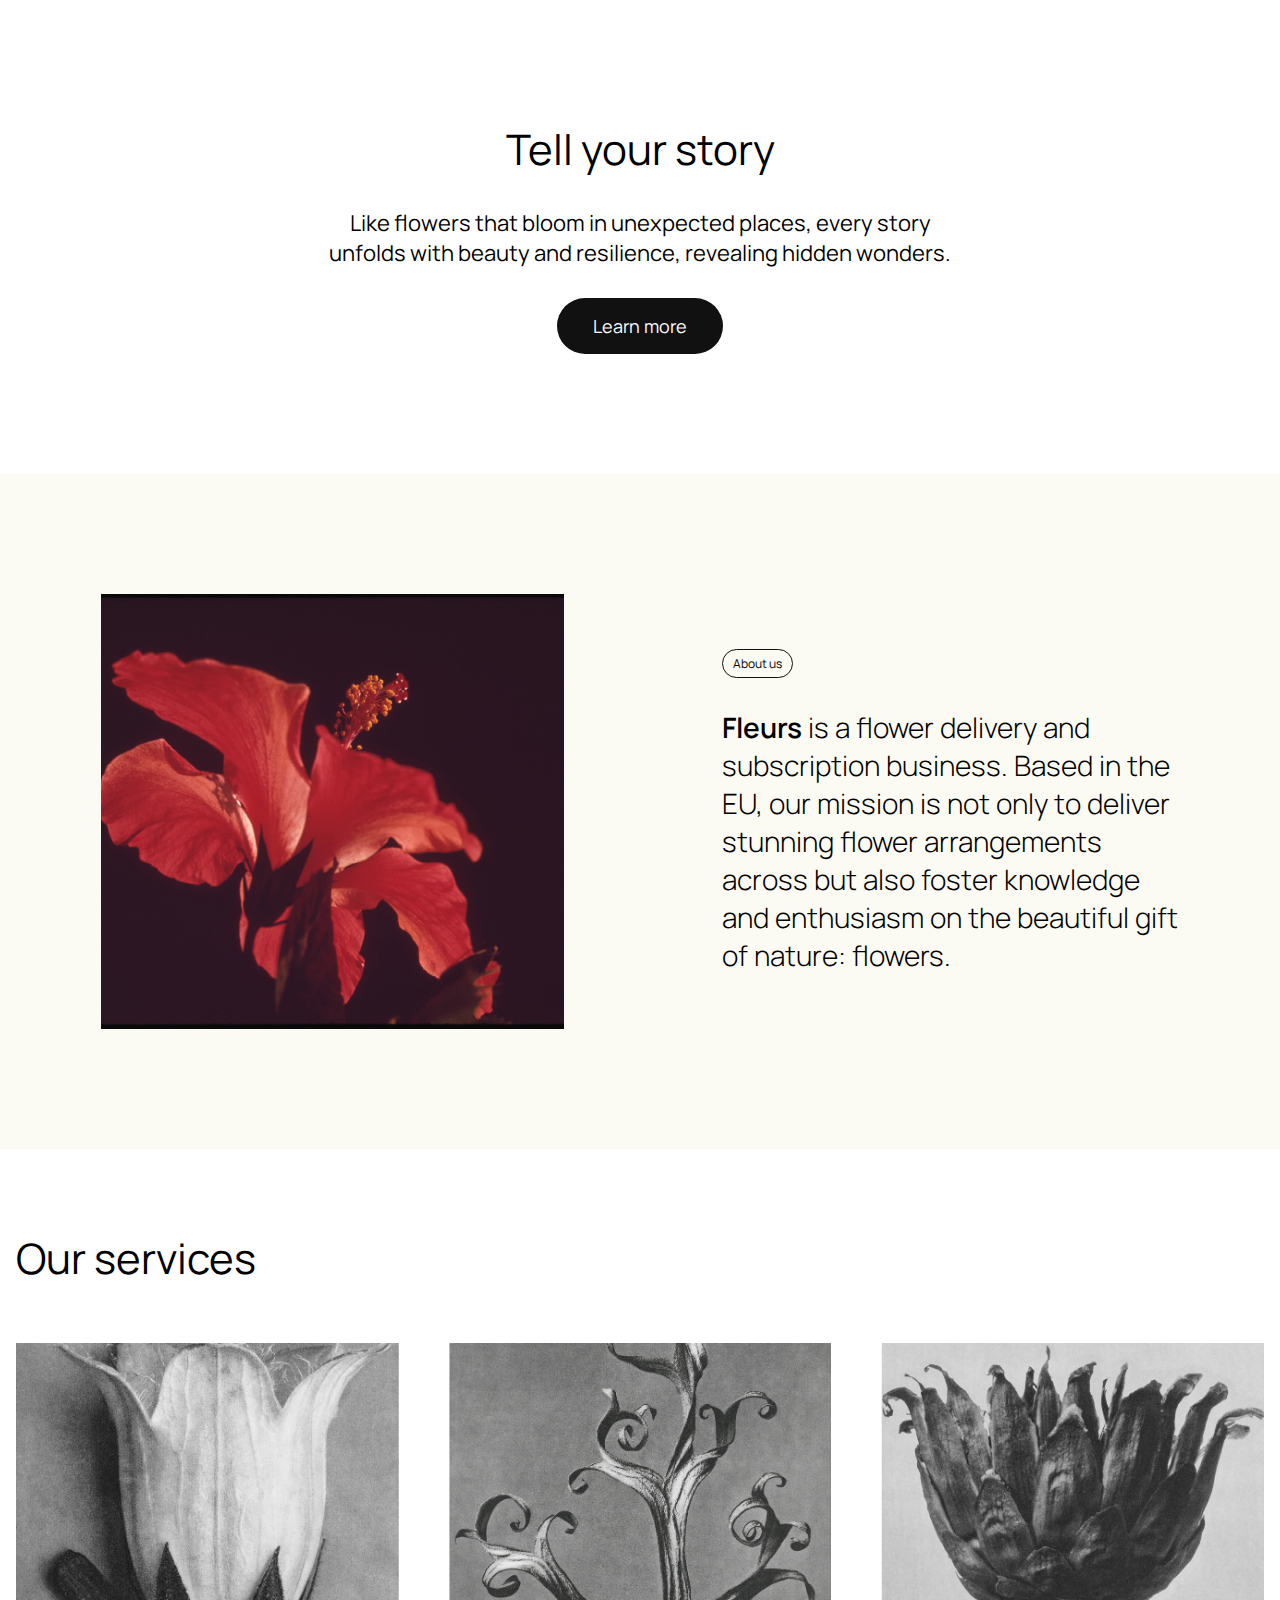
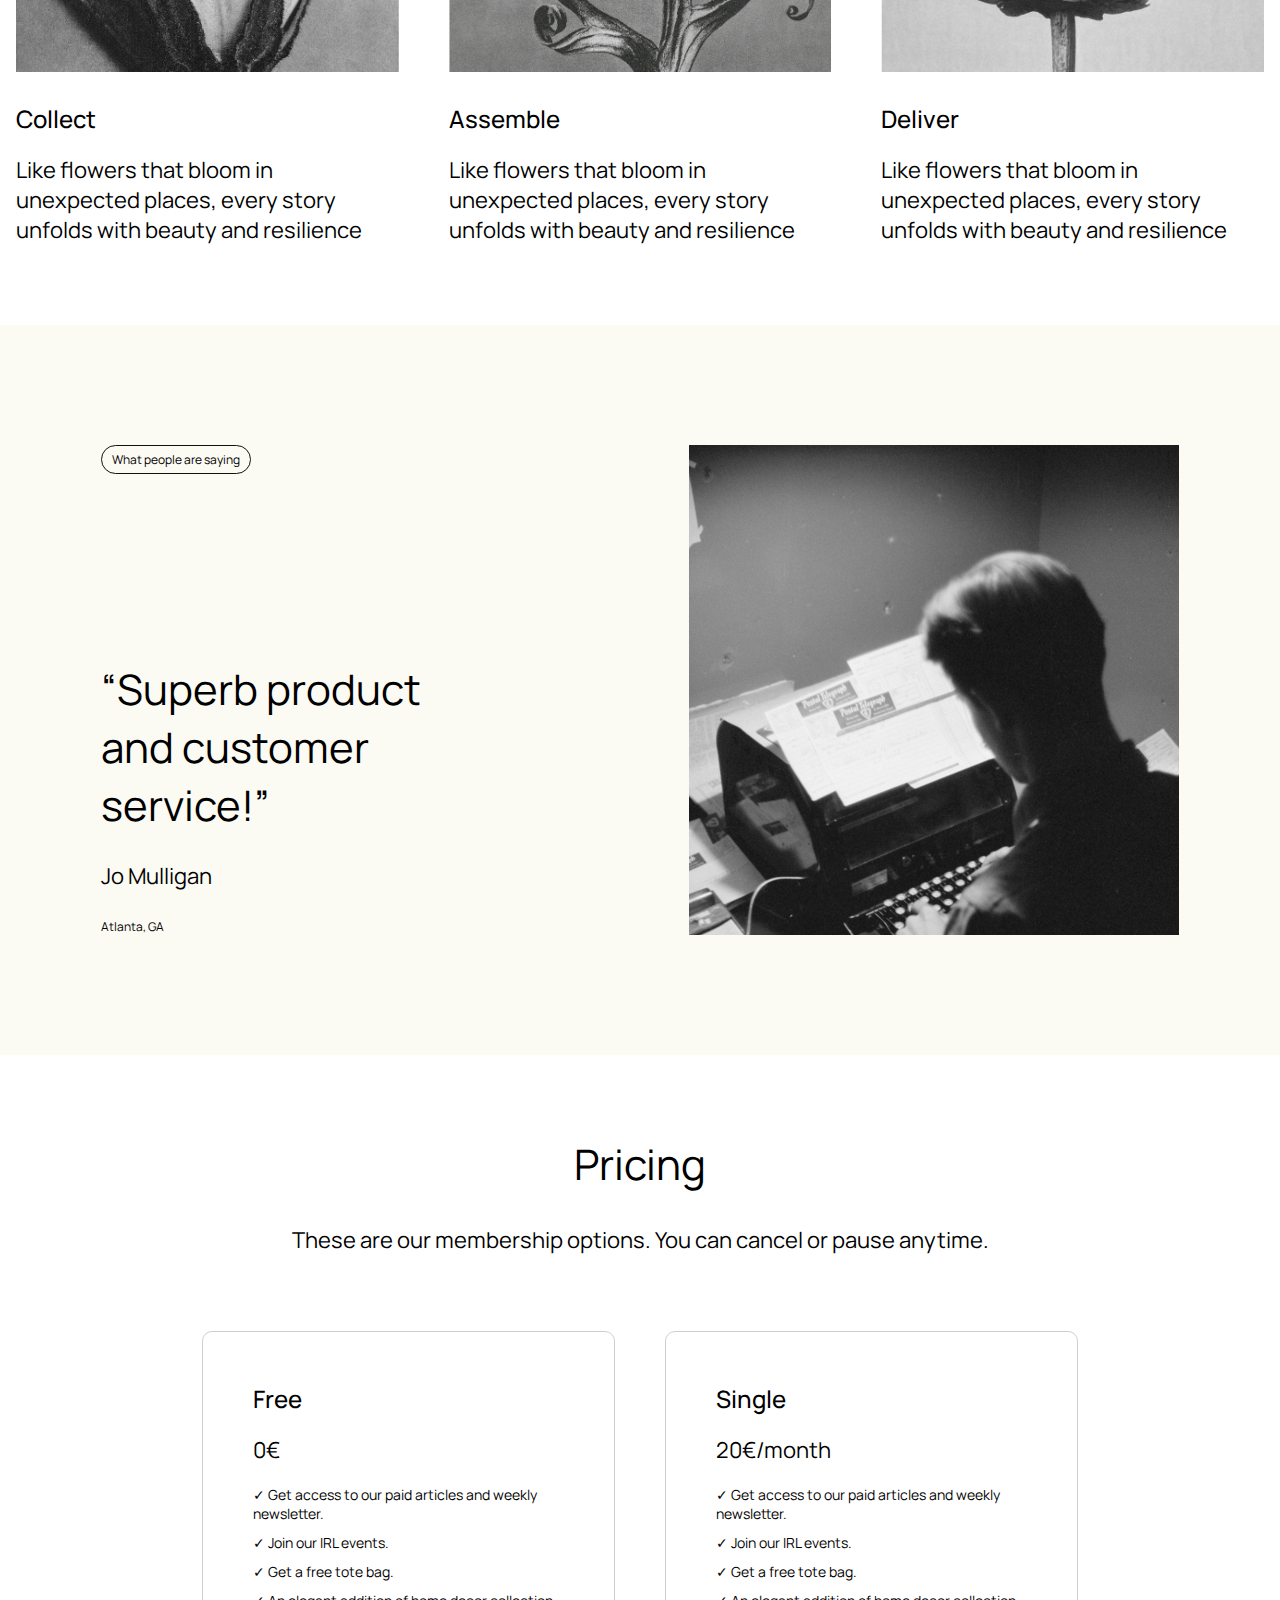
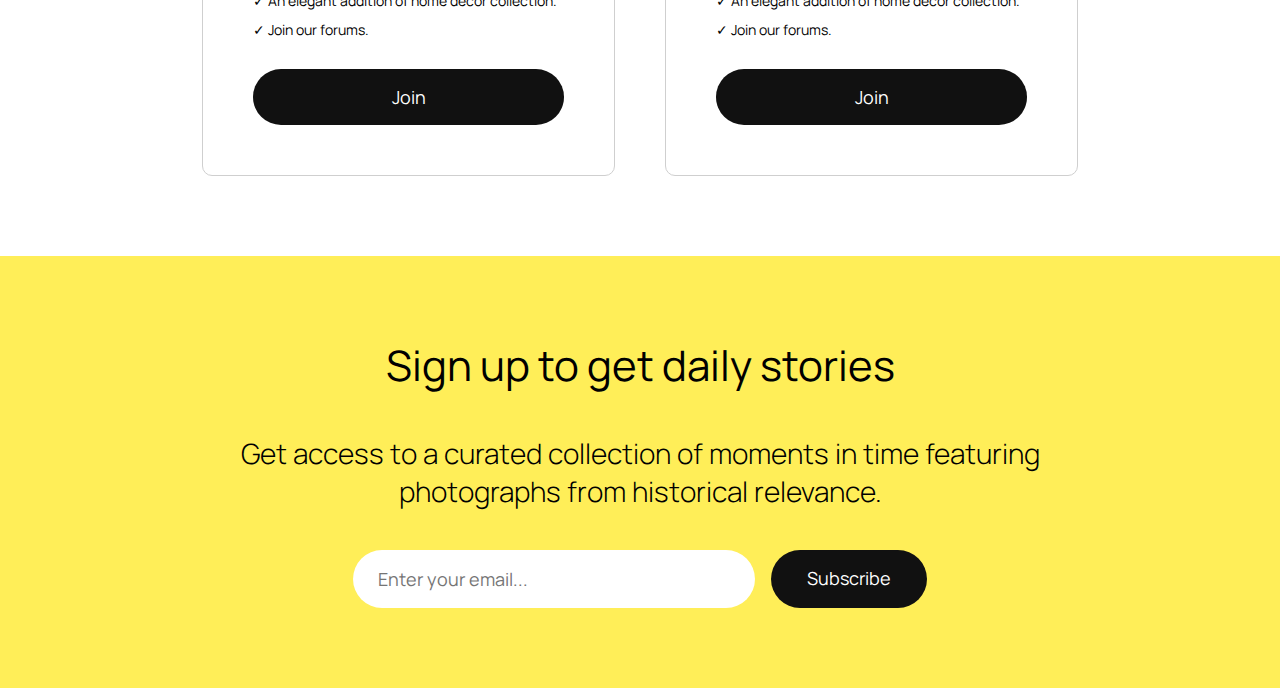
<file: assignment-six/index.html>
<!DOCTYPE html>
<html lang="en">
    <head>
        <meta charset="UTF-8" />
        <title>Stories</title>
        <link rel="stylesheet" href="css/styles.css"/>
        <link rel="preconnect" href="https://fonts.googleapis.com"/>
        <link rel="preconnect" href="https://fonts.gstatic.com" crossorigin.>
        <link href="https://fonts.googleapis.com/css2?family=Manrope:wght@200..800&display=swap" rel="stylesheet"/>
    </head>
    <body>
        <!-- Hero Section -->
        <section class="hero">
            <h1>Tell your story</h1>
            <p>Like flowers that bloom in unexpected places, every story unfolds with beauty and resilience, revealing hidden wonders.</p>
            <a href="#" class="button">Learn more</a>
        </section>
        
        <!-- About Section -->
        <section class="about">
            <div class="inner-container">
                <img alt="Red Hibiscus Flower" src="images/about-us.jpg"/>
                <div class="text">
                   <p class="badge">About us</p>
                    <p class="lg-text"><strong>Fleurs</strong> is a flower delivery and subscription business. Based in the EU, our mission is not only to deliver stunning flower arrangements across but also foster knowledge and enthusiasm on the beautiful gift of nature: flowers.</p>
                </div>
            </div>
        </section>
        
        <!-- Services Section -->
        <section class="our-services">
            <div class="inner-container">
                <h2>Our services</h2>
                <div class="services">
                    <div class="service">
                        <img alt="Tulipet" src="images/services-01.jpg"/>
                        <div class="text">
                            <h3>Collect</h3>
                            <p>Like flowers that bloom in unexpected places, every story unfolds with beauty and resilience</p>
                        </div>
                    </div>
                    
                    <div class="service">
                        <img alt="Delphinium" src="images/services-02.jpg"/>
                        <div class="text">
                            <h3>Assemble</h3>
                            <p>Like flowers that bloom in unexpected places, every story unfolds with beauty and resilience</p>
                        </div>
                    </div>
                    
                    <div class="service">
                        <img alt="Centaurea Ruthenica" src="images/services-03.jpg"/>
                        <div class="text">
                            <h3>Deliver</h3>
                            <p>Like flowers that bloom in unexpected places, every story unfolds with beauty and resilience</p>
                        </div>
                    </div>
                </div>
            </div>
        </section>
        
        <!-- Testimonial Section -->
        <section class="testimonial">
            <div class="inner-container">
                <div class="text">
                    <p class="badge">What people are saying</p>
                    <div class="quote">
                        <h2>“Superb product and customer service!”</h2>
                        <p>Jo Mulligan</p>
                        <p class="location">Atlanta, GA</p>
                    </div>
                </div>
                <img alt="Person at typewriter" src="images/testimonial.jpg"/>
            </div>
        </section>
        
        <!-- Pricing Section -->
        <section class="pricing">
            <div class="text">
                <h2>Pricing</h2>
                <p>These are our membership options. You can cancel or pause anytime.</p>
            </div>
            <div class="options">
                <div class="option">
                    <div class="text">
                        <h3>Free</h3>
                        <p>0€</p>
                        <ul>
                            <li class="list-item">✓︎ Get access to our paid articles and weekly newsletter.</li>
                            <li class="list-item">✓ Join our IRL events.</li>
                            <li class="list-item">✓ Get a free tote bag.</li>
                            <li class="list-item">✓︎ An elegant addition of home decor collection.</li>
                            <li class="list-item">✓ Join our forums.</li>
                        </ul>
                    </div>
                    <a href="#" class="button">Join</a>
                </div>
                
                <div class="option">
                    <div class="text">
                        <h3>Single</h3>
                        <p>20€/month</p>
                        <ul>
                            <li class="list-item">✓︎ Get access to our paid articles and weekly newsletter.</li>
                            <li class="list-item">✓ Join our IRL events.</li>
                            <li class="list-item">✓ Get a free tote bag.</li>
                            <li class="list-item">✓︎ An elegant addition of home decor collection.</li>
                            <li class="list-item">✓ Join our forums.</li>
                        </ul>
                    </div>
                    <a href="#" class="button">Join</a>
                </div>
            </div>
        </section>
        
        <!-- CTA: Newsletter Sign Up -->
        <section class="cta">
            <h2>Sign up to get daily stories</h2>
            <p class="lg-text">Get access to a curated collection of moments in time featuring photographs from historical relevance.</p>
            <div class="email-form">
                <input type="email" id="email" name="email" placeholder="Enter your email...">
                <a href="#" class="button">Subscribe</a>
            </div>
        </section>
    </body>
</html>
</file>
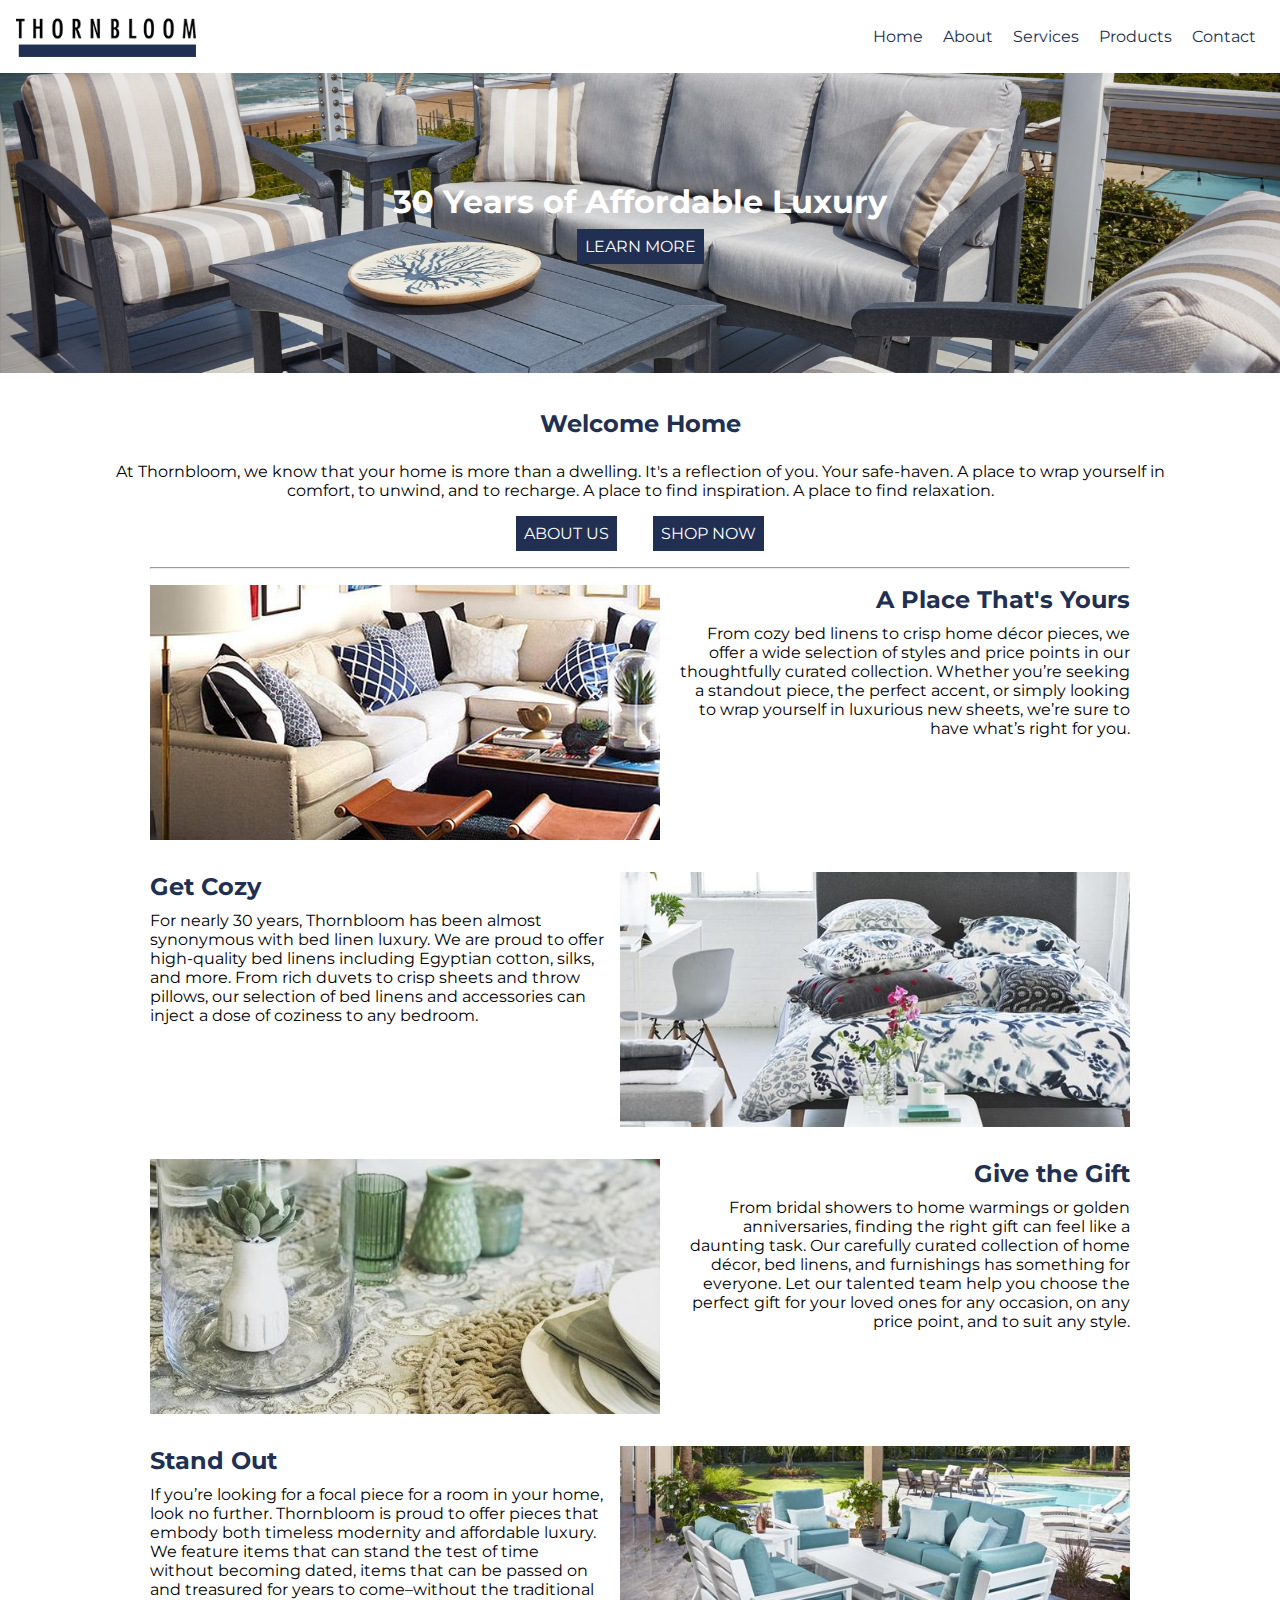
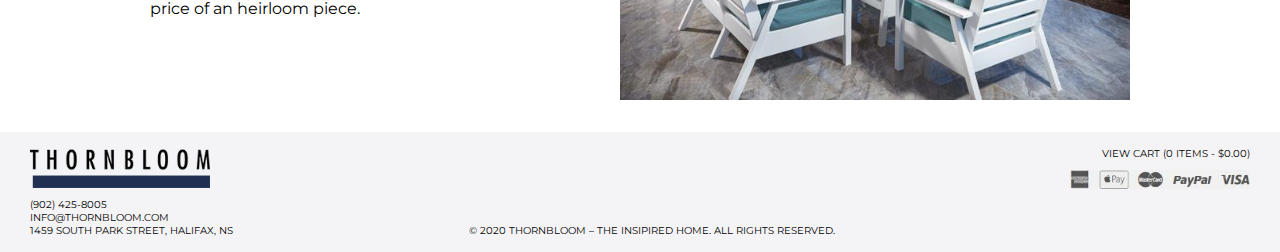
<file: assignment-two/index.html>
<!DOCTYPE html>
<html lang="en">
    <head>
        <meta charset="UTF-8" />
        <title>Thornbloom Website</title>
        <link rel="stylesheet" href="css/styles.css"/>
        <link rel="preconnect" href="https://fonts.googleapis.com">
<link rel="preconnect" href="https://fonts.gstatic.com" crossorigin>
<link href="https://fonts.googleapis.com/css2?family=Montserrat:ital,wght@0,100..900;1,100..900&display=swap" rel="stylesheet">
    </head>
    
    <body>
        
        <header>
            <img class="logo" alt="logo" src="images/thornbloom-logo.png"/>
            <nav class="hero-nav">
                <a href="">Home</a>
                <a href="">About</a>
                <a href="">Services</a>
                <a href="">Products</a>
                <a href="">Contact</a>
            </nav>
        </header>
        
        <div class="hero">
            <h1>30 Years of Affordable Luxury</h1>
            <a href="">LEARN MORE</a>
        </div>
        
        <section class="welcome">
            <h2>Welcome Home</h2>
            <p class="intro">At Thornbloom, we know that your home is more than a dwelling. It's a reflection of you. Your safe-haven. A place to wrap yourself in comfort, to unwind, and to recharge. A place to find inspiration. A place to find relaxation.</p>
            <nav class="welcome-nav">
                <a href="">ABOUT US</a>
                <a href="">SHOP NOW</a>
            </nav>
        </section>
        
        <div class="callout">
            <hr>
            <section class="callout-1">
                <img class="image-style-01" src="images/callout-img-01.jpg"/> 
                <aside class="aside-1">
                    <h2>A Place That's Yours</h2>
                    <p>From cozy bed linens to crisp home décor pieces, we offer a wide selection of styles and price points in our thoughtfully curated collection. Whether you’re seeking a standout piece, the perfect accent, or simply looking to wrap yourself in luxurious new sheets, we’re sure to have what’s right for you.</p>
                </aside>
            </section>
            
            <section class="callout-2">
                <aside class="aside-2">
                    <h2>Get Cozy</h2>
                    <p>For nearly 30 years, Thornbloom has been almost synonymous with bed linen luxury. We are proud to offer high-quality bed linens including Egyptian cotton, silks, and more. From rich duvets to crisp sheets and throw pillows, our selection of bed linens and accessories can inject a dose of coziness to any bedroom.</p>
                </aside>
                <img class="image-style-02" src="images/callout-img-02.jpg"/>
            </section>
            
            <section class="callout-1">
                <img class="image-style-01" src="images/callout-img-03.jpg"/>
                <aside class="aside-1">
                    <h2>Give the Gift</h2>
                    <p>From bridal showers to home warmings or golden anniversaries, finding the right gift can feel like a daunting task. Our carefully curated collection of home décor, bed linens, and furnishings has something for everyone. Let our talented team help you choose the perfect gift for your loved ones for any occasion, on any price point, and to suit any style.</p>
                </aside>
            </section>
            
            <section class="callout-2">  
                <aside class="aside-2">
                    <h2>Stand Out</h2>
                    <p>If you’re looking for a focal piece for a room in your home, look no further. Thornbloom is proud to offer pieces that embody both timeless modernity and affordable luxury. We feature items that can stand the test of time without becoming dated, items that can be passed on and treasured for years to come–without the traditional price of an heirloom piece.</p>
                </aside>
                <img class="image-style-02" src="images/callout-img-04.jpg"/>
            </section>
            
        </div>
        
        <footer>
            <div class="footer-left">
                <img class="footer-logo" alt="Thornbloom logo" src="images/thornbloom-logo.png"/>
                (902) 425-8005<br>
                INFO@THORNBLOOM.COM<br>
                1459 SOUTH PARK STREET, HALIFAX, NS
            </div>
            
            <div class="copyright">
                <p>© 2020 THORNBLOOM – THE INSIPIRED HOME. ALL RIGHTS RESERVED.</p>
            </div>
            
            <div class="footer-right">
                <p>VIEW CART (0 ITEMS - $0.00)</p>
                <img class="payment" alt="Payment option icons" src="images/payment-icons.jpg"/>
            </div>
            
        </footer>
        
    </body>
</html>
</file>
<file: css/styles.css>
body {
    background-color: #130077;
}

h1,
h2 {
    color: #98daf5;
    font-family: "Gill Sans";
    font-size: 50px;
    text-align: center;
}

p,
ul {
    color: white;
    font-family: "Gill Sans";
    font-size: 20px;
    text-align: center;
    list-style: none;
}

.directory {
    font-size: 25px;
}

a:link {
    color: white;
}

a:visited {
    color: cyan;
}

footer {
    position: fixed;
    left: 0;
    bottom: 0;
    width: 100%;
    background-color: #98daf5;
    text-align: center;
}

.copyright {
    color: #130077;
}
</file>
<file: assignment-five/css/styles.css>
* {
    padding: 0;
    margin: 0;
}

p, a {
    font-family: "Manrope", sans-serif;
}

/* Navigation */

.navigation {
    display: flex;
    padding: 20px 50px 20px 50px;
    justify-content: space-between;
}

.nav-title {
    font-size: 22px;
    font-weight: bold;
}

.right {
    display: flex;
    gap: 20px;
}

.nav-items {
    font-size: 16px;
}

a {
    text-decoration: none;
    color: #000;
}

a:hover {
    color: #000;
    background-color: #FFF;
    border: 1px solid;
}

/* Hero Section */

.hero {
    display: flex;
    flex-direction: column;
    padding-top: 120px;
    padding-bottom: 120px;
    gap: 30px;
    width: 100%;
    align-items: center;
}

.hero-title {
    font-size: 42px;
}

.hero-info {
    font-size: 22px;
    text-align: center;
}

.hero-button {
    font-size: 18px;
    color: #FFF;
    padding: 16px 36px 16px 36px;
    background-color: #000;
    border-radius: 50px;
    width: fit-content;
}

/* About Section */

.about {
    display: flex;
    justify-content: center;
    background-color: #fbfaf3;
    width: 100%;
    padding: 120px 16px 120px 16px;
}

.inner-container {
    display: flex;
    gap: 174px;
    max-width: 1078px;
}

img {
    width: 100%;
    object-fit: cover;
}

.column-two {
    display: flex;
    align-items: flex-start;
    flex-direction: column;
    gap: 30px;
    width: 100%;
}

.badge {
    font-size: 12px;
    padding: 5px 10px 5px 10px;
    border: 1px solid;
    border-radius: 20px;
    width: fit-content;
}

.about-info {
    font-size: 28px;
}

/* Services Section */

.services {
    display: flex;
    width: 100%;
    padding: 80px 16px 80px 16px;
    justify-content: center;
}

.inner-container-services {
    display: flex;
    flex-direction: column;
    max-width: 1340px;
    gap: 56px;
}

.service {
    display: flex;
    flex-direction: column;
    gap: 30px;
}

.service-title {
    font-size: 42px;
}

.service-row {
    display: flex;
    gap: 50px;
}

.info-title {
    font-size: 24px;
    font-weight: 400px;
}

.info-info {
    font-size: 16px;
}

/* Testimonial Section */

.testimonial {
    display: flex;
    justify-content: center;
    background-color: #fbfaf3;
    width: 100%;
    padding: 120px 16px 120px 16px;
}

.inner-container-testimonial {
    display: flex;
    max-width: 1078px;
    gap: 228px;
}

.column-one-testimonial {
    display: flex;
    flex-direction: column;
    gap: 209px;
}

.quote {
    display: flex;
    flex-direction: column;
    gap: 27px;
}

.quote-jo {
    font-size: 48px;
    line-height: 110%;
}

.quote-name {
    font-size: 22px;
}

.quote-location {
    font-size: 12px;
}

/* Pricing Section */

.pricing {
    display: flex;
    flex-direction: column;
    width: 100%;
    padding: 80px 16px 80px 16px;
    gap: 76px;
}

.pricing-text {
    display: flex;
    flex-direction: column;
    gap: 32px;
}

.pricing-title {
    font-size: 42px;
    text-align: center;
}

.pricing-info {
    font-size: 22px;
    text-align: center;
}

.pricing-options {
    display: flex;
    gap: 50px;
    justify-content: center;
}

.option {
    display: flex;
    flex-direction: column;
    padding: 50px;
    border: 1px solid;
    border-color: darkgray;
    border-radius: 10px;
    align-content: center;
}

.option-text {
    display: flex;
    flex-direction: column;
    gap: 20px;
}

.option-title {
    font-size: 28.8px;
}

.price {
    font-size: 22px;
}

.price-info {
    font-size: 14px;
    line-height: 32px;
}

.option-button {
    font-size: 18px;
    text-align: center;
    color: #FFF;
    padding: 16px 36px 16px 36px;
    background-color: #000;
    border-radius: 50px;
}

/* Newsletter Section */

.newsletter {
    display: flex;
    flex-direction: column;
    background-color: #FFEE58;
    width: 100%;
    justify-content: center;
    padding: 80px 16px 80px 16px;
    gap: 40px;
}

.newsletter-title {
    font-size: 42px;
    text-align: center;
}

.newsletter-info {
    font-size: 28px;
    font-weight: 200;
    text-align: center;
}

.subscribe {
    display: flex;
    gap: 16px;
    justify-content: center;
}

.email {
    font-size: 18px;
    color: darkgrey;
    padding: 17px 25px 17px 25px;
    background-color: #FFF;
    border-radius: 50px;
    width: 352px;
}

.subscribe-button {
    font-size: 18px;
    color: #FFF;
    background-color: #000;
    padding: 16px 36px 16px 36px;
    border-radius: 50px;
}
</file>
<file: assignment-four/css/styles.css>
* {
    padding: 0;
    margin: 0;
}

h1 {
    font-family: "Aoboshi One", serif;
    font-size: 81.62px;
}

h2 {
    font-family: "Aoboshi One", serif;
    font-size: 39.74px;
}

h3 {
    font-family: "Aoboshi One", serif;
    font-size: 25.56px;
}

p {
    font-family: "Inter";
}

/* Header */

header {
    display: flex;
    padding: 30px 55px;
    align-items: center;
    background-color: #FFF;
}

.left-items {
    width: 100%;
}

.logo {
    width: 166px;
    height: 52.35px;
}

.right-items {
    display: flex;
    justify-content: flex-end;
    align-items: center;
    gap: 32px;
    width: 100%;
}

/* Hero Section */

.hero {
    background-image: url(../banners/hero-bg.jpg);
    width: 100%;
    height: 687px;
    background-size: cover;
    background-position: center center;
    display: flex;
    flex-direction: column;
    justify-content: center;
    align-items: center;
    padding: 16px;
    color: #FFF;
    gap: 18.37px;
    font-family: "Aoboshi One";
}

.button {
    background-color: #FEC900;
    padding: 10.25px 30.71px;
    color: #000;
    text-decoration: none;
    font-family: "Inter";
    font-weight: bold;
}

/* Body Section */

.body {
    display: flex;
    flex-direction: column;
    padding: 110px 220px;
    gap: 77px;
}

.arrival-nav {
    display: flex; 
    padding-bottom: 58px;
    align-items: baseline;
    justify-content: space-between;
}

.new-arrivals {
    font-family: "Aoboshi One";
    font-size: xx-large;
}

.view-all {
    font-size: 33.05px;
}

.mens-arrivals {
    display: flex;
    flex-direction: column;
}

.arrival-images {
    display: flex;
    gap: 28px;
}

.item {
    display: flex;
    flex-direction: column;
    font-size: large;
    gap: 16px;
}

.product {
    width: 320px;
}

.price {
    font-weight: bold;
}

.sale {
    background-image: url(../banners/sale-bg.jpg);
    height: 100%;
    background-size: cover;
    background-position: center center;
    padding: 119px 64px;
    gap: 10px;
}

.sale-button {
    padding: 6px 24px;
    background-color: #000;
    color: #FEC900;
    text-decoration: none;
    font-family: "Inter";
    font-size: 40px;
}

.shop {
    font-family: "Aoboshi One";
    color: #000;
    font-size: 40px;
}

.shop-sub {
    font-size: 36px;
}

/* Footer */

footer {
    background-color: #000;
    display: flex;
    justify-content: space-between;
    padding: 112px 199px;
    color: #FFF;
}

.footer-left {
    display: flex;
    flex-direction: column;
    gap: 26px;
    color: #FFF;
}

.footer-right {
    display: flex;
    flex-direction: row;
    justify-content: flex-end;
    gap: 79px;
}

.footer-right-bold {
    font-weight: bold;
    padding-bottom: 28px;
}

.list {
    line-height: 36px;
}
</file>
<file: assignment-one/css/styles.css>
body {
    background-color: #000581;
}

.hero {
    width: 100%;
    padding: 80px 16px;
    background-image: url(../assets/header-image.jpg);
    background-size: cover;
    background-position: center;
    color: #fff;
    text-align: center;
}

.main {
    color: #FFF;
    font-family: 'Gill Sans', sans-serif;
    text-align: justify;
}

a:link {
    color: cyan;
}

a:visited {
    color: cornflowerblue;
}

.box-1, .box-2, .box-3, .box-4, .box-5, .box-6 {
    width: 150px;
    height: 150px;
    background-color: cornflowerblue;
    margin: 0 auto;
    display: inline-block;
}

.photograph {
    width: 50%;
    max-height: 200px;
    object-position: center;
    margin: 25px;
    float: right;
}
</file>
<file: assignment-seven/css/styles.css>
* {
    padding: 0;
    margin: 0;
    max-width: 1440px;
    font-family: "Gothic A1", sans-serif;
}

h1 {
    font-size: 48px;
    font-weight: 900;
}

h2 {
    font-size: 32px;
    font-weight: bold;
}

/* Header */

header {
    display: flex;
    justify-content: space-between;
    align-items: center;
    padding: 32px 76px;
} 

.nav-menu {
    display: flex;
    gap: 52px;
}

.nav-menu a {
    text-decoration: none;
    color: #000;
}

.nav-menu a:hover {
    color: #BF1E2E;
}

.header-image {
    width: 150px;
}

/* Hero Section */

.hero {
    background-image: url(../assets/Hero-Banner.jpg);
    width: 100%;
    height: 654.55px;
    background-size: cover;
    background-position: center center;
}

/* Work Section */

.work-section {
    display: flex;
    padding: 50px 196px;
    background-color: #eaeaea;
}

.work-inner-container {
    display: flex;
    flex-direction: column;
    gap: 32px;
}

.work-info {
    display: flex;
    flex-direction: column;
    align-items: center;
    gap: 23px;
}

.work-info p {
    font-size: 32px;
    text-align: center;
}

.work-items {
    display: flex;
    flex-wrap: wrap;
    max-width: 311px;
    align-items: center;
    gap: 33px 40px;
}

.row-one, .row-two {
    display: flex;
    gap: 49px;
}

.item, .item-2 {
    display: flex;
    flex-direction: column;
    gap: 16px;
}

.item img, .item-2 img {
    max-width: 311px;
}

.item p, .item-2 p {
    font-size: 16px;
}

/* About Section */

.about-section {
    display: flex;
    padding: 137px 68px;
}

.about-inner-container {
    display: flex;
    justify-content: space-between;
    align-items: center;
    width: 100%;
    max-width: 1290px;
}

.about-section img {
    max-width: 613px;
    object-fit: cover;
}

.about-info {
    display: flex;
    flex-direction: column;
    gap: 20px;
    width: 100%;
    max-width: 602px;
}

.about-section h1 {
    font-size: 48px;
    font-weight: 900;
    color: #BF1E2E;
}

.about-section p {
    font-size: 32px;
}
/* Contact Section */

.contact-section {
    display: flex;
    padding: 80px 462px;
    background-color: #eaeaea;
    justify-content: center;
}

.contact-head {
    display: flex;
    font-size: 64px;
    font-weight: 900;
    justify-content: center;
}

.contact-info {
    display: flex;
    gap: 25px;
}

.contact-box {
    display: flex;
    flex-direction: column;
    background-color: #FFF;
    padding: 36px 35px;
    gap: 51px;
    border-radius: 20px;
    max-width: 515px;
    width: 100%;
    align-items: center;
}

.email, .subject {
    display: flex;
    padding: 25px;
    background-color: #eaeaea;
    width: 445px;
    max-width: 445px;
    justify-content: center;
    border-radius: 20px;
}

.message {
    display: flex;
    padding: 25px 34px;
    background-color: #eaeaea;
    max-width: 445px;
    justify-content: center;
    border-radius: 20px;
    width: 445px;
    height: 260px;
    align-items: center;
}


/* Footer */

footer {
    display: flex;
    background-color: #000;
    padding: 35px 558px;
    color: #FFF;
    justify-content: center;
    font-size: 24px;
}

/* Mobile View */

@media only screen and (max-width: 768px) {
    
    /* Header */
    
    header {
        padding: 25px 50px;
    }
    
    /* Work Section */
    
    .work-section {
        padding: 50px 46px;
    }
    
    .work-inner-container {
        padding: 0 15px;
    }
    
    .item {
        flex-direction: row;
        gap: 24px;
        align-items: center;
    }
    
    .item-2 {
        flex-direction: row-reverse;
        gap: 24px;
        align-items: center;
    }
    
    .item p, .item-2 p {
        width: 300px;
    }
    
    .item h2, .item-2 h2 {
        font-size: 34px;
    }
    
    .item img, .item-2 img {
        width: 325px;
    }
    
    .item-2 {
        text-align: right;
    }
    
    .row-one, .row-two {
        flex-direction: column;
    }
    
    /* About Section */
    
    .about-inner-container {
        flex-direction: column;
        align-items: center;
        gap: 55px;
    }
    
    /* Contact Section */
    
    .contact-section {
        padding: 80px 127px;
    }
    
    /* Footer */
    
    footer {
        padding: 41px 231px;
    }
}
</file>
<file: assignment-six/css/styles.css>
* {
    padding: 0;
    margin: 0;
    font-family: "Manrope", sans-serif;
}

h1, h2 {
    font-size: 42px;
    font-weight: 400;
    letter-spacing: -2%;
}

h3 {
    font-size: 24px;
    font-weight: 500;
    letter-spacing: -2%;
}

p {
    font-size: 22px;
    font-weight: 400;
    letter-spacing: -1%;
}

strong {
    font-weight: 600;
}

.lg-text {
    font-size: 28px;
    letter-spacing: -2%;
    font-weight: 300;
}

img {
    width: 100%;
}

.button {
    display: flex;
    padding: 16px 36px;
    border-radius: 50px;
    background-color: #111111;
    color: #FFFFFF;
    font-size: 18px;
    text-decoration: none;
    width: fit-content;
}

.badge {
    display: flex;
    padding: 5px 10px;
    border: 0.8px solid #111111;
    border-radius: 20px;
    font-size: 12px;
    width: fit-content;
}

/* Hero Section */
.hero {
    display: flex;
    flex-direction: column;
    align-items: center;
    gap: 30px;
    padding: 120px 16px;
    text-align: center;
}

.hero p {
    max-width: 644px;
}

/* About Section */
.about {
    display: flex;
    justify-content: center;
    background-color: #FBFAF3;
    padding: 120px 16px;
}

.about .inner-container {
    display: flex;
    justify-content: space-between;
    align-items: center;
    width: 100%;
    max-width: 1078px;
}

.about img {
    max-width: 463px;
    height: 435px;
    object-fit: cover;
}

.about .text {
    display: flex;
    flex-direction: column;
    gap: 30px;
    width: 100%;
    max-width: 457px;
    padding-left: 16px;
}

/* Services Section */
.our-services {
    display: flex;
    justify-content: center;
    padding: 80px 16px;
}

.our-services .inner-container {
    display: flex;
    flex-direction: column;
    gap: 56px;
    width: 100%;
    max-width: 1340px;
}

.services {
    display: flex;
    gap: 50px;
}

.service {
    display: flex;
    flex-direction: column;
    gap: 30px;
}

.service .text {
    display: flex;
    flex-direction: column;
    gap: 20px;
}

/* Testimonial Section */
.testimonial {
    display: flex;
    justify-content: center;
    background-color: #FBFAF3;
    padding: 120px 16px;
}

.testimonial .inner-container {
    display: flex;
    justify-content: space-between;
    width: 100%;
    max-width: 1078px;
}

.testimonial .text {
    display: flex;
    flex-direction: column;
    justify-content: space-between;
    width: 100%;
    max-width: 360px;
}

.quote {
    display: flex;
    flex-direction: column;
    gap: 27px;
}

.location {
    font-size: 12px;
}

.testimonial img {
    max-width: 490px;
    height: 490px;
    object-fit: cover;
}

/* Pricing Section */
.pricing {
    display: flex;
    flex-direction: column;
    align-items: center;
    gap: 76px;
    padding: 80px 16px;
    text-align: center;
}

.pricing .text {
    display: flex;
    flex-direction: column;
    gap: 32px;
}

.options {
    display: flex;
    gap: 50px;
    width: 100%;
    max-width: 876px;
}

.option {
    display: flex;
    flex-direction: column;
    gap: 30px;
    text-align: left;
    padding: 50px;
    border: 1px solid #CFCFCF;
    border-radius: 10px;
}

.option .text {
    display: flex;
    flex-direction: column;
    gap: 20px;
}

ul {
    display: flex;
    flex-direction: column;
    gap: 10px;
    font-size: 14px;
    list-style-type: none;
}

.pricing .button {
    width: auto;
    justify-content: center;
}

/* CTA: Newsletter Sign Up */
.cta {
    display: flex;
    flex-direction: column;
    align-items: center;
    gap: 40px;
    padding: 80px 16px;
    background-color: #FFEE58;
    text-align: center;
}

.cta p {
    max-width: 805px;
}

.email-form {
    display: flex;
    justify-content: center;
    gap: 16px;
    width: 100%;
}

input {
    width: 100%;
    max-width: 352px;
    padding: 17px 25px;
    border: none;
    border-radius: 50px;
    font-size: 18px;
}

/* Mobile View */

@media only screen and (max-width: 768px) {
    
    /* About Section */
    
    .about {
        padding: 40px 16px;
    }
    
    .about .inner-container {
        flex-direction: column;
        gap: 20px;
    }
    
    .about .text {
        max-width: none;
    }
    
    .about img {
        max-width: none;
    }
    
    /* Services Section */
    
    .our-services {
        padding: 80px 16px;
        flex-direction: column;
    }
    
    .our-services .services {
        flex-direction: column;
    }
    
    .our-services .inner-container {
        gap: 56px;
    }
    
    .our-services .service {
        gap: 30px;
    }
    
    .our-services .text {
        max-width: none;
    }
    
    .our-services img {
        max-width: none;
    }
    
    /* Testimonial Section */
    
    .testimonial {
        padding: 40px 16px;
    }
    
    .testimonial .inner-container {
        flex-direction: column-reverse;
        gap: 20px;
    }
    
    .testimonial .text {
        max-width: none;
    }
    
    .testimonial img {
        max-width: none;
    }
    
    /* Pricing Section */
    
    .pricing {
        padding: 80px 16px;
        gap: 76px;
    }
    
    .pricing .options {
        flex-direction: column;
    }
    
    /* Newsletter Section */
    
    .cta {
        padding: 80px 16px;
        gap: 40px;
    }

    .cta .email-form {
       flex-direction: column;
        align-items: center;
        gap: 16px;
    }
}
</file>
<file: assignment-two/css/styles.css>
* {
    padding: 0;
    margin: 0;
}

header {
    display: flex;
    justify-content: space-between;
    align-items: center;
    padding: 16px;
    flex-wrap: wrap;
    gap: 16px;
}

.logo {
    width: 180px;
}

.hero-nav a {
    color: #212f52;
    text-decoration: none;
    padding: 8px;
    font-family: 'Montserrat'
}

.hero {
    background-image: url(../images/banner-img.jpg);
    color: #FFF;
    height: 300px;
    background-size: cover;
    background-position: center center;
    display: flex;
    flex-direction: column;
    justify-content: center;
    align-items: center;
    gap: 8px;
    font-family: 'Montserrat'
}

.hero a {
    background-color: #212f52;
    color: #FFF;
    text-decoration: none;
    padding: 8px;
}

.hero a:hover {
    background-color: #FFF;
    color: #212f52;
    border-style: solid;
    border-color: #212f52;
}

h2, h3 {
    color: #212f52;
}

.welcome {
    display: flex;
    flex-direction: column;
    justify-content: center;
    align-items: center;
    text-align: center;
    margin: 36px 100px 24px 100px;
    flex-wrap: wrap;
    gap: 24px;
    font-family: 'Montserrat'
}

.welcome-nav a {
    background-color: #212f52;
    color: #FFF;
    text-decoration: none;
    margin: 16px;
    padding: 8px;
}

.welcome-nav a:hover {
    background-color: #FFF;
    color: #212f52;
    border-style: solid;
    border-color: #212f52;
}

.callout {
    margin: 16px 150px 16px 150px;
    flex-wrap: wrap;
    font-family: 'Montserrat'
    
}
.callout-1, .callout-2 {
    display: flex;
    padding-top: 16px;
    padding-bottom: 16px;
}

.image-style-01, .image-style-02 {
    max-height: 320px;
    max-width: 52%;
    object-fit: cover;
}

.image-style-01 {
    object-position: left center;
}

image-style-02 {
    object-position: right center;
}

.aside-1, .aside-2 {
    display: flex;
    flex-direction: column;
    gap: 10px
}

.aside-1 {
    text-align: right;
    padding-left: 16px;
}

.aside-2 {
    padding-right: 16px;
}

footer {
    background-color: #f4f4f6;
    display: flex;
    padding: 15px 30px 15px 30px;
    justify-content: space-between;
    flex-wrap: wrap;
    font-family: 'Montserrat'
}

.footer-left, .footer-right, .copyright {
    display: flex;
    font-size: x-small;
    flex-direction: column;
    gap: 10px;
}

.footer-right {
    text-align: right;
}

.footer-logo, .payment {
    width: 180px;
}

.copyright {
    display: flex;
    flex-direction: row;
    align-self: flex-end;
    align-items: center;
    padding-top: 16px;
}
</file>
